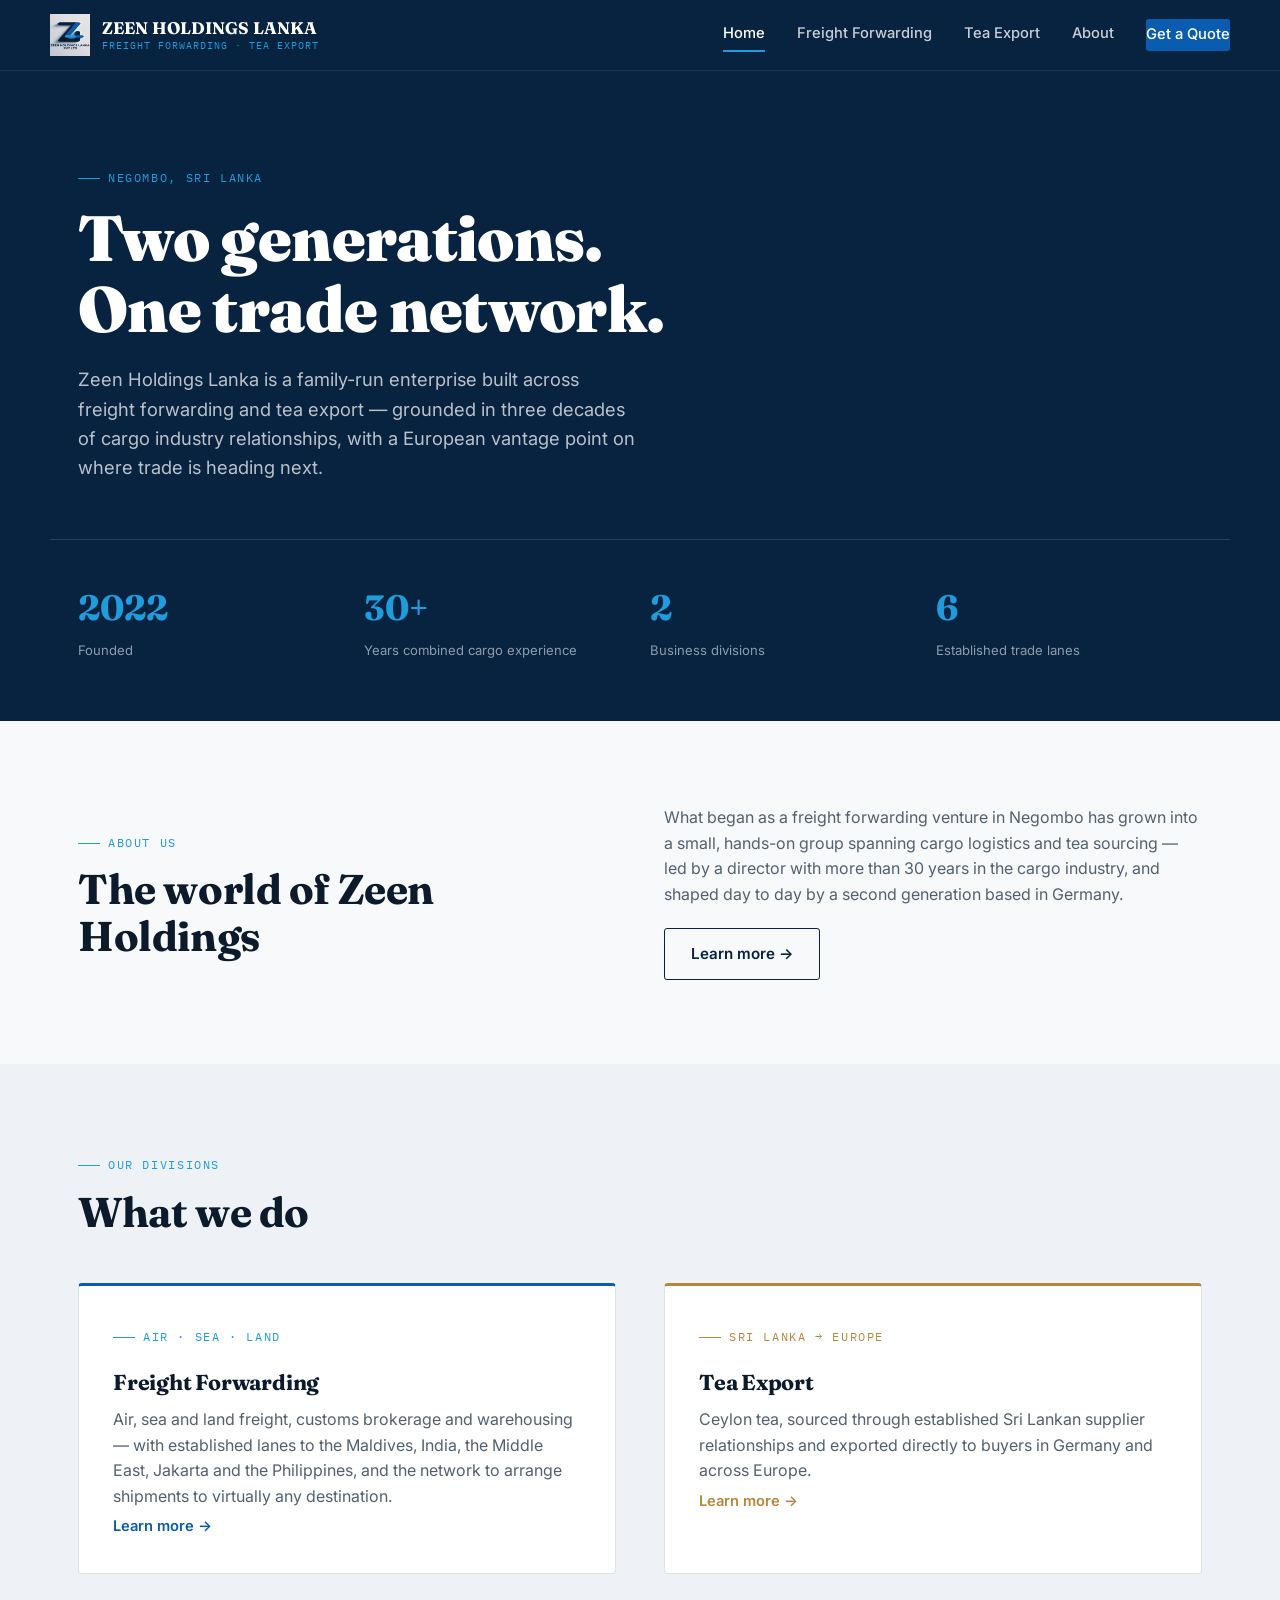
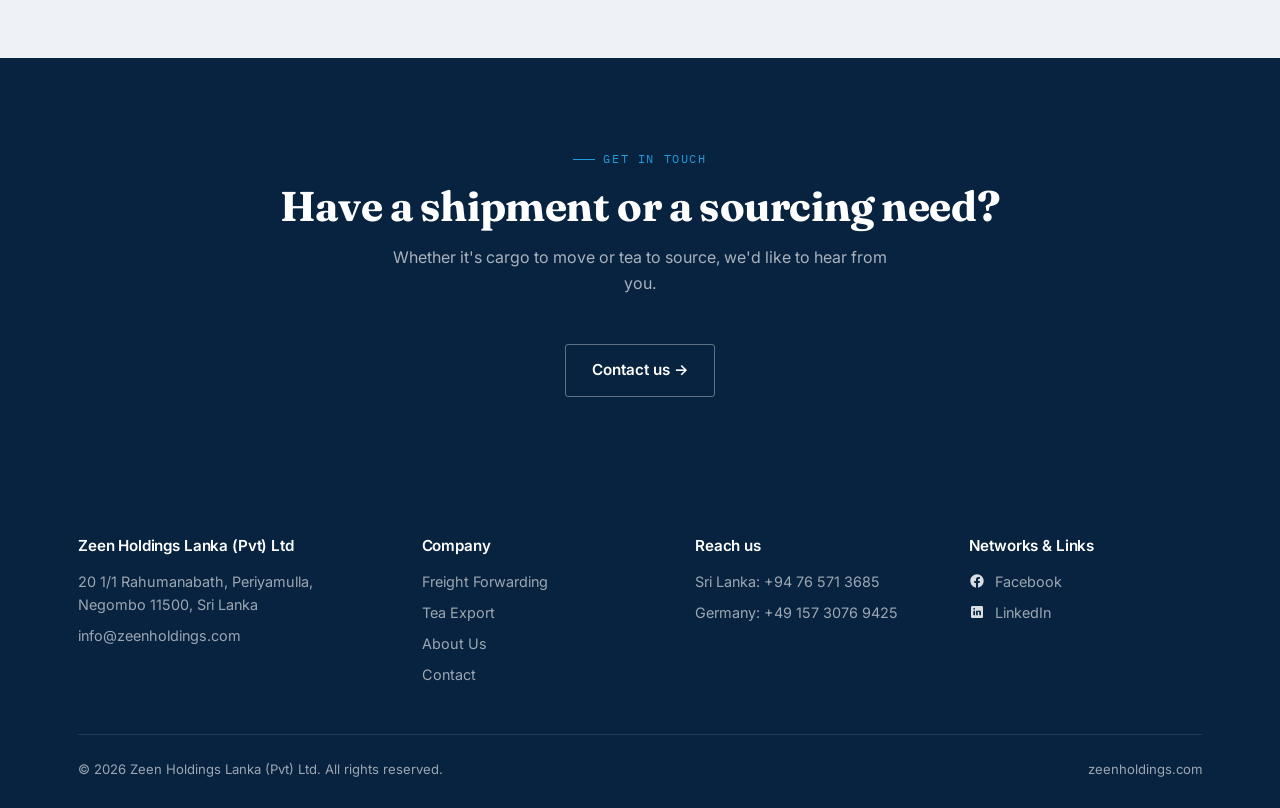
<file: index.html>
<!DOCTYPE html>
<html lang="en">
<head>
<meta charset="UTF-8">
<meta name="viewport" content="width=device-width, initial-scale=1.0">
<meta name="google-site-verification" content="156vTY90Lp35Buzos5YutGTBZJlojdCdBhtYxY1Vv-Y" />
<title>Zeen Holdings Lanka — Air &amp; Sea Freight Forwarding + Ceylon Tea Export</title>
<meta name="description" content="Zeen Holdings Lanka (Pvt) Ltd — air &amp; sea freight forwarding from Negombo, Sri Lanka worldwide, with established lanes to the Maldives, India, Middle East, Jakarta &amp; Philippines, plus Ceylon tea sourcing and export for European buyers.">
<link rel="icon" href="assets/logo.png">
<link rel="stylesheet" href="css/style.css">
</head>
<body>

<header class="site">
  <div class="wrap nav">
    <a href="index.html" class="brand">
      <img src="assets/logo-cropped.png" alt="Zeen Holdings Lanka logo">
      <span class="brand-text">ZEEN HOLDINGS LANKA<span>FREIGHT FORWARDING · TEA EXPORT</span></span>
    </a>
    <button class="menu-toggle" aria-label="Toggle menu" onclick="document.querySelector('nav.links').classList.toggle('open')">&#9776;</button>
    <nav class="links">
      <a href="index.html" class="active">Home</a>
      <a href="freight-forwarding.html">Freight Forwarding</a>
      <a href="tea-export.html">Tea Export</a>
      <a href="about.html">About</a>
      <a href="contact.html" class="nav-cta">Get a Quote</a>
    </nav>
  </div>
</header>

<section class="hero">
  <div class="wrap">
    <div class="eyebrow">Negombo, Sri Lanka</div>
    <h1>Two generations.<br>One trade network.</h1>
    <p class="lede">Zeen Holdings Lanka is a family-run enterprise built across freight forwarding and tea export — grounded in three decades of cargo industry relationships, with a European vantage point on where trade is heading next.</p>
  </div>

  <div class="wrap stats-bar reveal">
    <div class="stat">
      <div class="stat-num" data-count-to="2022">0</div>
      <div class="stat-label">Founded</div>
    </div>
    <div class="stat">
      <div class="stat-num" data-count-to="30" data-suffix="+">0</div>
      <div class="stat-label">Years combined cargo experience</div>
    </div>
    <div class="stat">
      <div class="stat-num" data-count-to="2">0</div>
      <div class="stat-label">Business divisions</div>
    </div>
    <div class="stat">
      <div class="stat-num" data-count-to="6">0</div>
      <div class="stat-label">Established trade lanes</div>
    </div>
  </div>
</section>

<section>
  <div class="wrap grid-2 reveal" style="align-items:center;">
    <div>
      <div class="eyebrow">About us</div>
      <h2>The world of Zeen Holdings</h2>
    </div>
    <div>
      <p>What began as a freight forwarding venture in Negombo has grown into a small, hands-on group spanning cargo logistics and tea sourcing — led by a director with more than 30 years in the cargo industry, and shaped day to day by a second generation based in Germany.</p>
      <a href="about.html" class="btn btn-dark mt-lg" style="margin-top:20px;">Learn more →</a>
    </div>
  </div>
</section>

<section class="section-alt">
  <div class="wrap">
    <div class="eyebrow">Our divisions</div>
    <h2>What we do</h2>

    <div class="grid-2 mt-lg reveal">
      <div class="division-card reveal">
        <div class="eyebrow">Air · Sea · Land</div>
        <h3>Freight Forwarding</h3>
        <p>Air, sea and land freight, customs brokerage and warehousing — with established lanes to the Maldives, India, the Middle East, Jakarta and the Philippines, and the network to arrange shipments to virtually any destination.</p>
        <a href="freight-forwarding.html" class="btn-link">Learn more →</a>
      </div>
      <div class="division-card reveal">
        <div class="eyebrow gold">Sri Lanka → Europe</div>
        <h3>Tea Export</h3>
        <p>Ceylon tea, sourced through established Sri Lankan supplier relationships and exported directly to buyers in Germany and across Europe.</p>
        <a href="tea-export.html" class="btn-link gold">Learn more →</a>
      </div>
    </div>
  </div>
</section>

<section class="section-navy">
  <div class="wrap center">
    <div class="eyebrow" style="justify-content:center;">Get in touch</div>
    <h2>Have a shipment or a sourcing need?</h2>
    <p style="max-width:520px;margin:16px auto 0;">Whether it's cargo to move or tea to source, we'd like to hear from you.</p>
    <a href="contact.html" class="btn btn-ghost mt-lg">Contact us →</a>
  </div>
</section>

<footer class="site">
  <div class="wrap">
    <div class="footer-grid">
      <div>
        <h4>Zeen Holdings Lanka (Pvt) Ltd</h4>
        <p>20 1/1 Rahumanabath, Periyamulla,<br>Negombo 11500, Sri Lanka</p>
        <p>info@zeenholdings.com</p>
      </div>
      <div>
        <h4>Company</h4>
        <a href="freight-forwarding.html">Freight Forwarding</a>
        <a href="tea-export.html">Tea Export</a>
        <a href="about.html">About Us</a>
        <a href="contact.html">Contact</a>
      </div>
      <div>
        <h4>Reach us</h4>
        <a href="https://wa.me/94765713685">Sri Lanka: +94 76 571 3685</a>
        <a href="https://wa.me/4915730769425">Germany: +49 157 3076 9425</a>
      </div>
      <div class="footer-social">
        <h4>Networks &amp; Links</h4>
        <a href="https://www.facebook.com/profile.php?id=61588667222241" target="_blank" rel="noopener">
          <svg width="16" height="16" viewBox="0 0 24 24" fill="none" xmlns="http://www.w3.org/2000/svg"><path d="M22 12.06C22 6.5 17.52 2 12 2S2 6.5 2 12.06C2 17.08 5.66 21.23 10.44 22V14.96H7.9V12.06H10.44V9.85C10.44 7.34 11.93 5.96 14.22 5.96C15.31 5.96 16.45 6.15 16.45 6.15V8.62H15.19C13.95 8.62 13.56 9.39 13.56 10.18V12.06H16.34L15.89 14.96H13.56V22C18.34 21.23 22 17.08 22 12.06Z" fill="#ffffff"/></svg>
          Facebook
        </a>
        <a href="https://www.linkedin.com/company/zeenholdings/" target="_blank" rel="noopener">
          <svg width="16" height="16" viewBox="0 0 24 24" fill="none" xmlns="http://www.w3.org/2000/svg"><path d="M19 3H5C3.9 3 3 3.9 3 5V19C3 20.1 3.9 21 5 21H19C20.1 21 21 20.1 21 19V5C21 3.9 20.1 3 19 3ZM9 17H6.5V10H9V17ZM7.7 8.7C6.9 8.7 6.3 8.1 6.3 7.3C6.3 6.5 6.9 5.9 7.7 5.9C8.5 5.9 9.1 6.5 9.1 7.3C9.1 8.1 8.5 8.7 7.7 8.7ZM18 17H15.5V13.2C15.5 12.2 15.1 11.6 14.3 11.6C13.5 11.6 13.1 12.2 13.1 13.2V17H10.6V10H13.1V11.1C13.4 10.5 14.1 9.9 15.2 9.9C16.9 9.9 18 11 18 13.1V17Z" fill="#ffffff"/></svg>
          LinkedIn
        </a>
      </div>
    </div>
    <div class="footer-bottom">
      <span>© 2026 Zeen Holdings Lanka (Pvt) Ltd. All rights reserved.</span>
      <span>zeenholdings.com</span>
    </div>
  </div>
</footer>

<script src="js/main.js"></script>
</body>
</html>
</file>
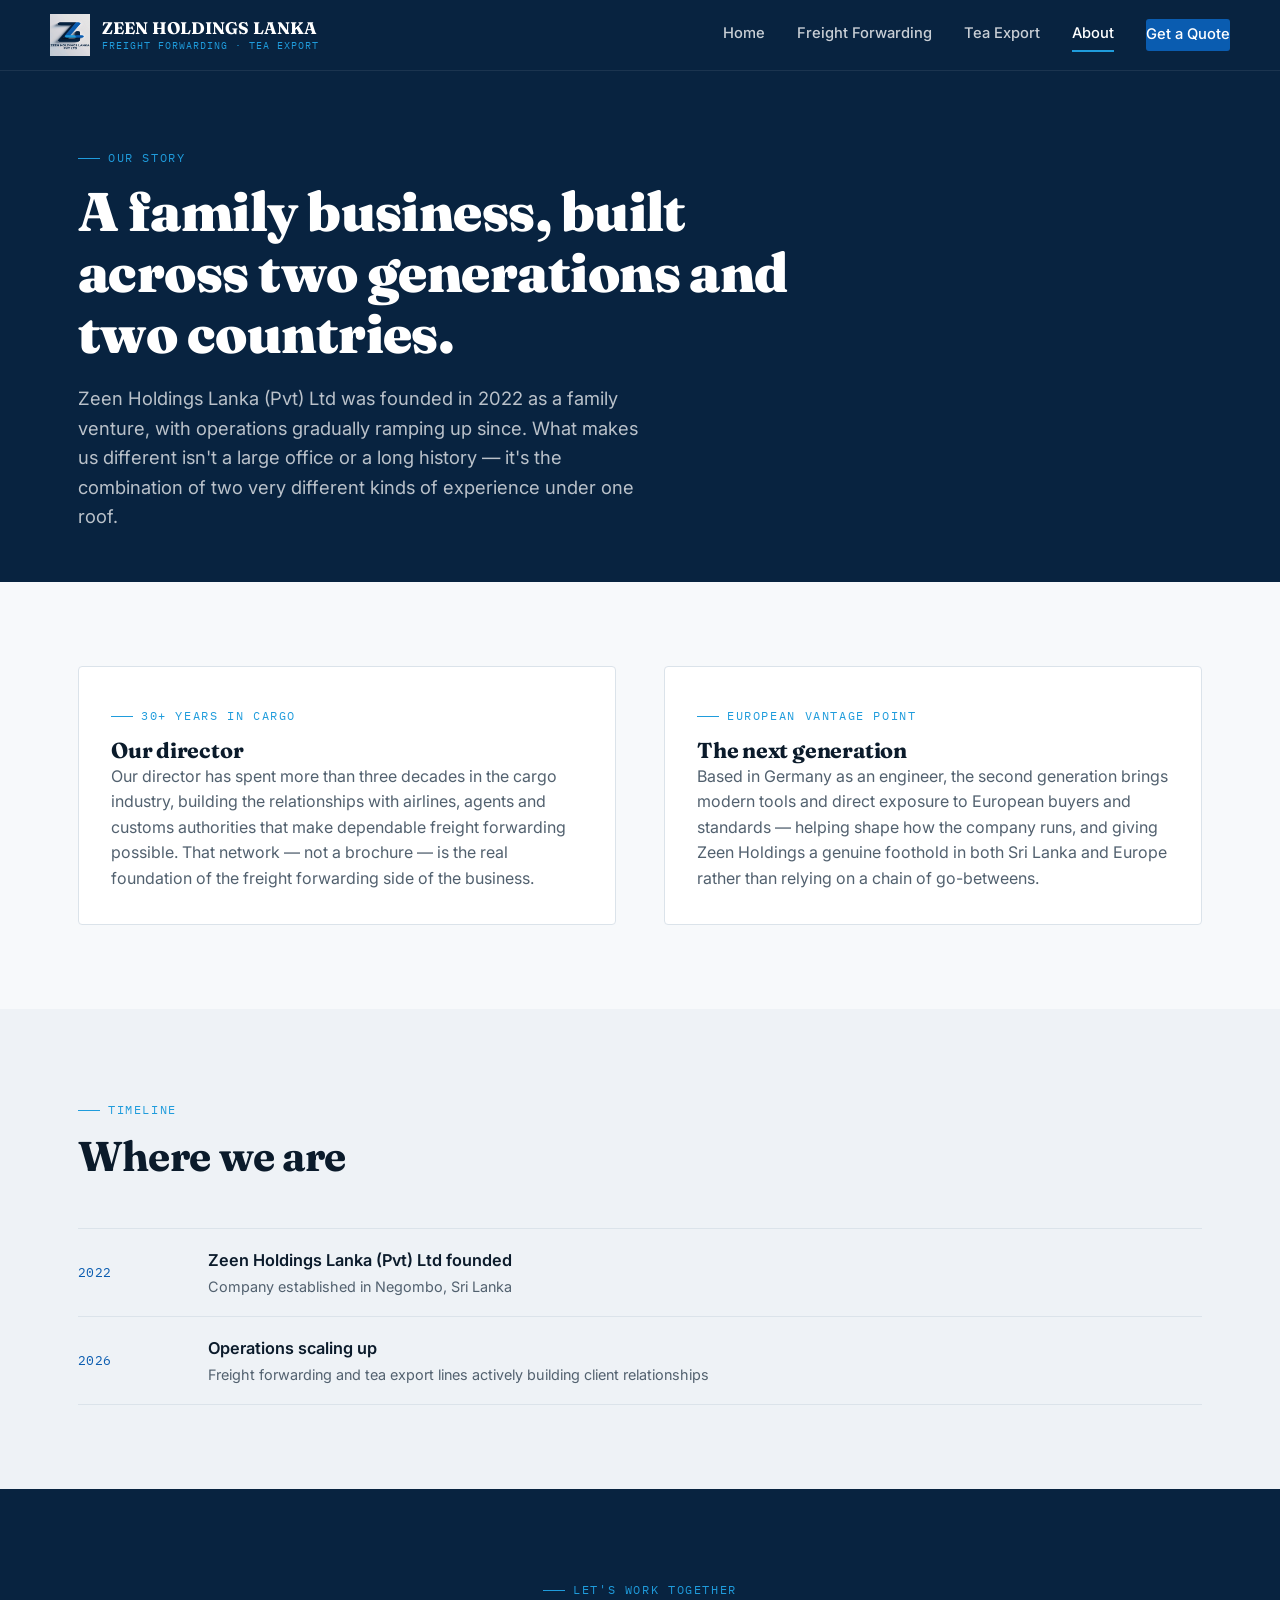
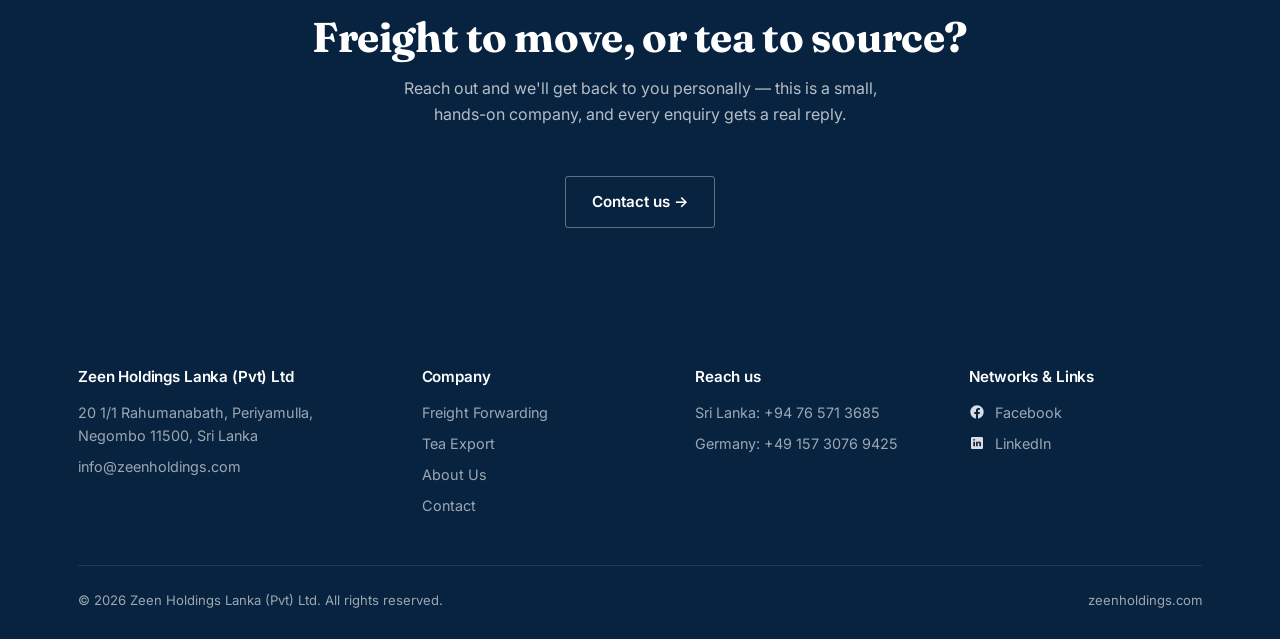
<file: about.html>
<!DOCTYPE html>
<html lang="en">
<head>
<meta charset="UTF-8">
<meta name="viewport" content="width=device-width, initial-scale=1.0">
<title>About Us — Zeen Holdings Lanka</title>
<meta name="description" content="A family-run freight forwarding and tea export company, combining 30 years of cargo industry experience with a Germany-based European vantage point.">
<link rel="icon" href="assets/logo.png">
<link rel="stylesheet" href="css/style.css">
</head>
<body>

<header class="site">
  <div class="wrap nav">
    <a href="index.html" class="brand">
      <img src="assets/logo-cropped.png" alt="Zeen Holdings Lanka logo">
      <span class="brand-text">ZEEN HOLDINGS LANKA<span>FREIGHT FORWARDING · TEA EXPORT</span></span>
    </a>
    <button class="menu-toggle" aria-label="Toggle menu" onclick="document.querySelector('nav.links').classList.toggle('open')">&#9776;</button>
    <nav class="links">
      <a href="index.html">Home</a>
      <a href="freight-forwarding.html">Freight Forwarding</a>
      <a href="tea-export.html">Tea Export</a>
      <a href="about.html" class="active">About</a>
      <a href="contact.html" class="nav-cta">Get a Quote</a>
    </nav>
  </div>
</header>

<section class="hero" style="padding:70px 0 50px;">
  <div class="wrap">
    <div class="eyebrow">Our story</div>
    <h1 style="font-size:clamp(2.2rem,4.4vw,3.4rem);">A family business, built across two generations and two countries.</h1>
    <p class="lede">Zeen Holdings Lanka (Pvt) Ltd was founded in 2022 as a family venture, with operations gradually ramping up since. What makes us different isn't a large office or a long history — it's the combination of two very different kinds of experience under one roof.</p>
  </div>
</section>

<section>
  <div class="wrap">
    <div class="grid-2 reveal">
      <div class="card">
        <div class="eyebrow">30+ years in cargo</div>
        <h3>Our director</h3>
        <p>Our director has spent more than three decades in the cargo industry, building the relationships with airlines, agents and customs authorities that make dependable freight forwarding possible. That network — not a brochure — is the real foundation of the freight forwarding side of the business.</p>
      </div>
      <div class="card">
        <div class="eyebrow">European vantage point</div>
        <h3>The next generation</h3>
        <p>Based in Germany as an engineer, the second generation brings modern tools and direct exposure to European buyers and standards — helping shape how the company runs, and giving Zeen Holdings a genuine foothold in both Sri Lanka and Europe rather than relying on a chain of go-betweens.</p>
      </div>
    </div>
  </div>
</section>

<section class="section-alt">
  <div class="wrap">
    <div class="eyebrow">Timeline</div>
    <h2>Where we are</h2>
    <div class="manifest mt-lg reveal">
      <div class="manifest-row">
        <div class="code">2022</div>
        <div>
          <div class="name">Zeen Holdings Lanka (Pvt) Ltd founded</div>
          <div class="detail">Company established in Negombo, Sri Lanka</div>
        </div>
        <div></div>
      </div>
      <div class="manifest-row">
        <div class="code">2026</div>
        <div>
          <div class="name">Operations scaling up</div>
          <div class="detail">Freight forwarding and tea export lines actively building client relationships</div>
        </div>
        <div></div>
      </div>
    </div>
  </div>
</section>

<section class="section-navy">
  <div class="wrap center">
    <div class="eyebrow" style="justify-content:center;">Let's work together</div>
    <h2>Freight to move, or tea to source?</h2>
    <p style="max-width:520px;margin:16px auto 0;color:rgba(255,255,255,0.7);">Reach out and we'll get back to you personally — this is a small, hands-on company, and every enquiry gets a real reply.</p>
    <a href="contact.html" class="btn btn-ghost mt-lg">Contact us →</a>
  </div>
</section>

<footer class="site">
  <div class="wrap">
    <div class="footer-grid">
      <div>
        <h4>Zeen Holdings Lanka (Pvt) Ltd</h4>
        <p>20 1/1 Rahumanabath, Periyamulla,<br>Negombo 11500, Sri Lanka</p>
        <p>info@zeenholdings.com</p>
      </div>
      <div>
        <h4>Company</h4>
        <a href="freight-forwarding.html">Freight Forwarding</a>
        <a href="tea-export.html">Tea Export</a>
        <a href="about.html">About Us</a>
        <a href="contact.html">Contact</a>
      </div>
      <div>
        <h4>Reach us</h4>
        <a href="https://wa.me/94765713685">Sri Lanka: +94 76 571 3685</a>
        <a href="https://wa.me/4915730769425">Germany: +49 157 3076 9425</a>
      </div>
      <div class="footer-social">
        <h4>Networks &amp; Links</h4>
        <a href="https://www.facebook.com/profile.php?id=61588667222241" target="_blank" rel="noopener">
          <svg width="16" height="16" viewBox="0 0 24 24" fill="none" xmlns="http://www.w3.org/2000/svg"><path d="M22 12.06C22 6.5 17.52 2 12 2S2 6.5 2 12.06C2 17.08 5.66 21.23 10.44 22V14.96H7.9V12.06H10.44V9.85C10.44 7.34 11.93 5.96 14.22 5.96C15.31 5.96 16.45 6.15 16.45 6.15V8.62H15.19C13.95 8.62 13.56 9.39 13.56 10.18V12.06H16.34L15.89 14.96H13.56V22C18.34 21.23 22 17.08 22 12.06Z" fill="#ffffff"/></svg>
          Facebook
        </a>
        <a href="https://www.linkedin.com/company/zeenholdings/" target="_blank" rel="noopener">
          <svg width="16" height="16" viewBox="0 0 24 24" fill="none" xmlns="http://www.w3.org/2000/svg"><path d="M19 3H5C3.9 3 3 3.9 3 5V19C3 20.1 3.9 21 5 21H19C20.1 21 21 20.1 21 19V5C21 3.9 20.1 3 19 3ZM9 17H6.5V10H9V17ZM7.7 8.7C6.9 8.7 6.3 8.1 6.3 7.3C6.3 6.5 6.9 5.9 7.7 5.9C8.5 5.9 9.1 6.5 9.1 7.3C9.1 8.1 8.5 8.7 7.7 8.7ZM18 17H15.5V13.2C15.5 12.2 15.1 11.6 14.3 11.6C13.5 11.6 13.1 12.2 13.1 13.2V17H10.6V10H13.1V11.1C13.4 10.5 14.1 9.9 15.2 9.9C16.9 9.9 18 11 18 13.1V17Z" fill="#ffffff"/></svg>
          LinkedIn
        </a>
      </div>
    </div>
    <div class="footer-bottom">
      <span>© 2026 Zeen Holdings Lanka (Pvt) Ltd. All rights reserved.</span>
      <span>zeenholdings.com</span>
    </div>
  </div>
</footer>

<script src="js/main.js"></script>
</body>
</html>
</file>
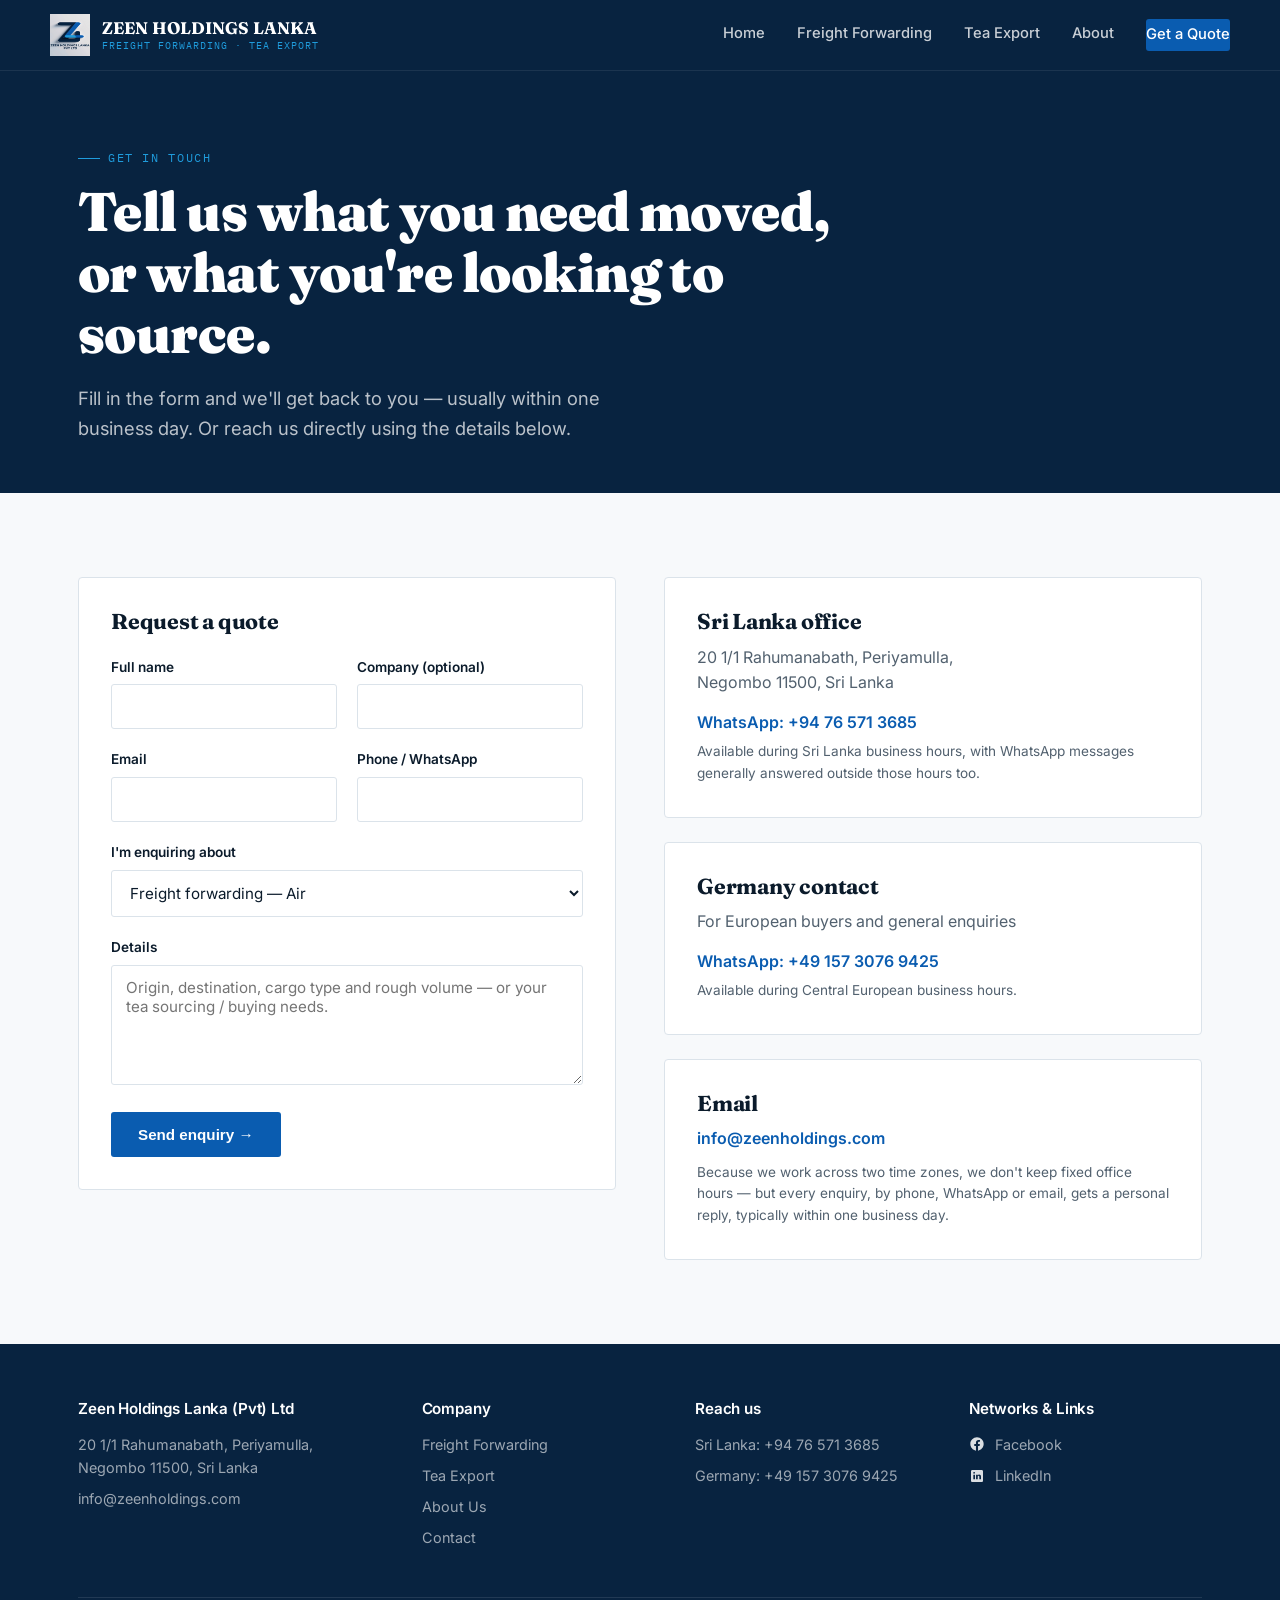
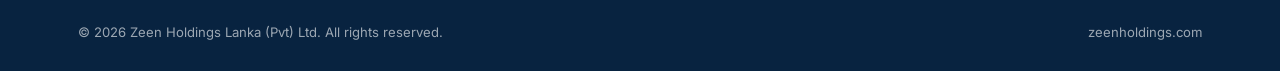
<file: contact.html>
<!DOCTYPE html>
<html lang="en">
<head>
<meta charset="UTF-8">
<meta name="viewport" content="width=device-width, initial-scale=1.0">
<title>Contact &amp; Get a Quote — Zeen Holdings Lanka</title>
<meta name="description" content="Get in touch with Zeen Holdings Lanka for freight forwarding quotes or tea export enquiries.">
<link rel="icon" href="assets/logo.png">
<link rel="stylesheet" href="css/style.css">
</head>
<body>

<header class="site">
  <div class="wrap nav">
    <a href="index.html" class="brand">
      <img src="assets/logo-cropped.png" alt="Zeen Holdings Lanka logo">
      <span class="brand-text">ZEEN HOLDINGS LANKA<span>FREIGHT FORWARDING · TEA EXPORT</span></span>
    </a>
    <button class="menu-toggle" aria-label="Toggle menu" onclick="document.querySelector('nav.links').classList.toggle('open')">&#9776;</button>
    <nav class="links">
      <a href="index.html">Home</a>
      <a href="freight-forwarding.html">Freight Forwarding</a>
      <a href="tea-export.html">Tea Export</a>
      <a href="about.html">About</a>
      <a href="contact.html" class="nav-cta active">Get a Quote</a>
    </nav>
  </div>
</header>

<section class="hero" style="padding:70px 0 50px;">
  <div class="wrap">
    <div class="eyebrow">Get in touch</div>
    <h1 style="font-size:clamp(2.2rem,4.4vw,3.4rem);">Tell us what you need moved, or what you're looking to source.</h1>
    <p class="lede">Fill in the form and we'll get back to you — usually within one business day. Or reach us directly using the details below.</p>
  </div>
</section>

<section>
  <div class="wrap grid-2 reveal">
    <div>
      <div class="card">
        <h3 style="margin-bottom:22px;">Request a quote</h3>

        <!-- Web3Forms is connected and delivering to zeenholdingslk@gmail.com -->
        <form action="https://api.web3forms.com/submit" method="POST">
          <input type="hidden" name="access_key" value="f317f981-ff9f-43c5-9770-7e694620292e">
          <input type="hidden" name="subject" id="subject" value="New enquiry from zeenholdings.com">

          <div class="form-row">
            <div class="form-group">
              <label for="name">Full name</label>
              <input type="text" id="name" name="name" required>
            </div>
            <div class="form-group">
              <label for="company">Company (optional)</label>
              <input type="text" id="company" name="company">
            </div>
          </div>

          <div class="form-row">
            <div class="form-group">
              <label for="email">Email</label>
              <input type="email" id="email" name="email" required>
            </div>
            <div class="form-group">
              <label for="phone">Phone / WhatsApp</label>
              <input type="tel" id="phone" name="phone">
            </div>
          </div>

          <div class="form-group">
            <label for="interest">I'm enquiring about</label>
            <select id="interest" name="interest">
              <option>Freight forwarding — Air</option>
              <option>Freight forwarding — Sea</option>
              <option>Freight forwarding — Import</option>
              <option>Tea export — I'm a buyer</option>
              <option>Tea export — I'm a supplier</option>
              <option>Something else</option>
            </select>
          </div>

          <div class="form-group">
            <label for="message">Details</label>
            <textarea id="message" name="message" placeholder="Origin, destination, cargo type and rough volume — or your tea sourcing / buying needs." required></textarea>
          </div>

          <button type="submit" class="btn btn-primary">Send enquiry →</button>
        </form>

        <script>
          document.querySelector('#name').closest('form').addEventListener('submit', function () {
            var interest = document.getElementById('interest').value;
            var category = 'General';
            if (interest.indexOf('Freight forwarding') === 0) {
              category = 'Freight';
            } else if (interest.indexOf('Tea export') === 0) {
              category = 'Tea';
            }
            document.getElementById('subject').value = 'New ' + category + ' enquiry — zeenholdings.com (' + interest + ')';
          });
        </script>
      </div>
    </div>

    <div>
      <div class="card" style="margin-bottom:24px;">
        <h3>Sri Lanka office</h3>
        <p style="margin-top:10px;">20 1/1 Rahumanabath, Periyamulla,<br>Negombo 11500, Sri Lanka</p>
        <p style="margin-top:14px;"><a href="https://wa.me/94765713685" style="color:var(--blue);font-weight:600;">WhatsApp: +94 76 571 3685</a></p>
        <p class="small" style="margin-top:6px;">Available during Sri Lanka business hours, with WhatsApp messages generally answered outside those hours too.</p>
      </div>

      <div class="card" style="margin-bottom:24px;">
        <h3>Germany contact</h3>
        <p style="margin-top:10px;">For European buyers and general enquiries</p>
        <p style="margin-top:14px;"><a href="https://wa.me/4915730769425" style="color:var(--blue);font-weight:600;">WhatsApp: +49 157 3076 9425</a></p>
        <p class="small" style="margin-top:6px;">Available during Central European business hours.</p>
      </div>

      <div class="card">
        <h3>Email</h3>
        <p style="margin-top:10px;"><a href="mailto:info@zeenholdings.com" style="color:var(--blue);font-weight:600;">info@zeenholdings.com</a></p>
        <p class="small" style="margin-top:10px;">Because we work across two time zones, we don't keep fixed office hours — but every enquiry, by phone, WhatsApp or email, gets a personal reply, typically within one business day.</p>
      </div>
    </div>
  </div>
</section>

<footer class="site">
  <div class="wrap">
    <div class="footer-grid">
      <div>
        <h4>Zeen Holdings Lanka (Pvt) Ltd</h4>
        <p>20 1/1 Rahumanabath, Periyamulla,<br>Negombo 11500, Sri Lanka</p>
        <p>info@zeenholdings.com</p>
      </div>
      <div>
        <h4>Company</h4>
        <a href="freight-forwarding.html">Freight Forwarding</a>
        <a href="tea-export.html">Tea Export</a>
        <a href="about.html">About Us</a>
        <a href="contact.html">Contact</a>
      </div>
      <div>
        <h4>Reach us</h4>
        <a href="https://wa.me/94765713685">Sri Lanka: +94 76 571 3685</a>
        <a href="https://wa.me/4915730769425">Germany: +49 157 3076 9425</a>
      </div>
      <div class="footer-social">
        <h4>Networks &amp; Links</h4>
        <a href="https://www.facebook.com/profile.php?id=61588667222241" target="_blank" rel="noopener">
          <svg width="16" height="16" viewBox="0 0 24 24" fill="none" xmlns="http://www.w3.org/2000/svg"><path d="M22 12.06C22 6.5 17.52 2 12 2S2 6.5 2 12.06C2 17.08 5.66 21.23 10.44 22V14.96H7.9V12.06H10.44V9.85C10.44 7.34 11.93 5.96 14.22 5.96C15.31 5.96 16.45 6.15 16.45 6.15V8.62H15.19C13.95 8.62 13.56 9.39 13.56 10.18V12.06H16.34L15.89 14.96H13.56V22C18.34 21.23 22 17.08 22 12.06Z" fill="#ffffff"/></svg>
          Facebook
        </a>
        <a href="https://www.linkedin.com/company/zeenholdings/" target="_blank" rel="noopener">
          <svg width="16" height="16" viewBox="0 0 24 24" fill="none" xmlns="http://www.w3.org/2000/svg"><path d="M19 3H5C3.9 3 3 3.9 3 5V19C3 20.1 3.9 21 5 21H19C20.1 21 21 20.1 21 19V5C21 3.9 20.1 3 19 3ZM9 17H6.5V10H9V17ZM7.7 8.7C6.9 8.7 6.3 8.1 6.3 7.3C6.3 6.5 6.9 5.9 7.7 5.9C8.5 5.9 9.1 6.5 9.1 7.3C9.1 8.1 8.5 8.7 7.7 8.7ZM18 17H15.5V13.2C15.5 12.2 15.1 11.6 14.3 11.6C13.5 11.6 13.1 12.2 13.1 13.2V17H10.6V10H13.1V11.1C13.4 10.5 14.1 9.9 15.2 9.9C16.9 9.9 18 11 18 13.1V17Z" fill="#ffffff"/></svg>
          LinkedIn
        </a>
      </div>
    </div>
    <div class="footer-bottom">
      <span>© 2026 Zeen Holdings Lanka (Pvt) Ltd. All rights reserved.</span>
      <span>zeenholdings.com</span>
    </div>
  </div>
</footer>

<script src="js/main.js"></script>
</body>
</html>
</file>
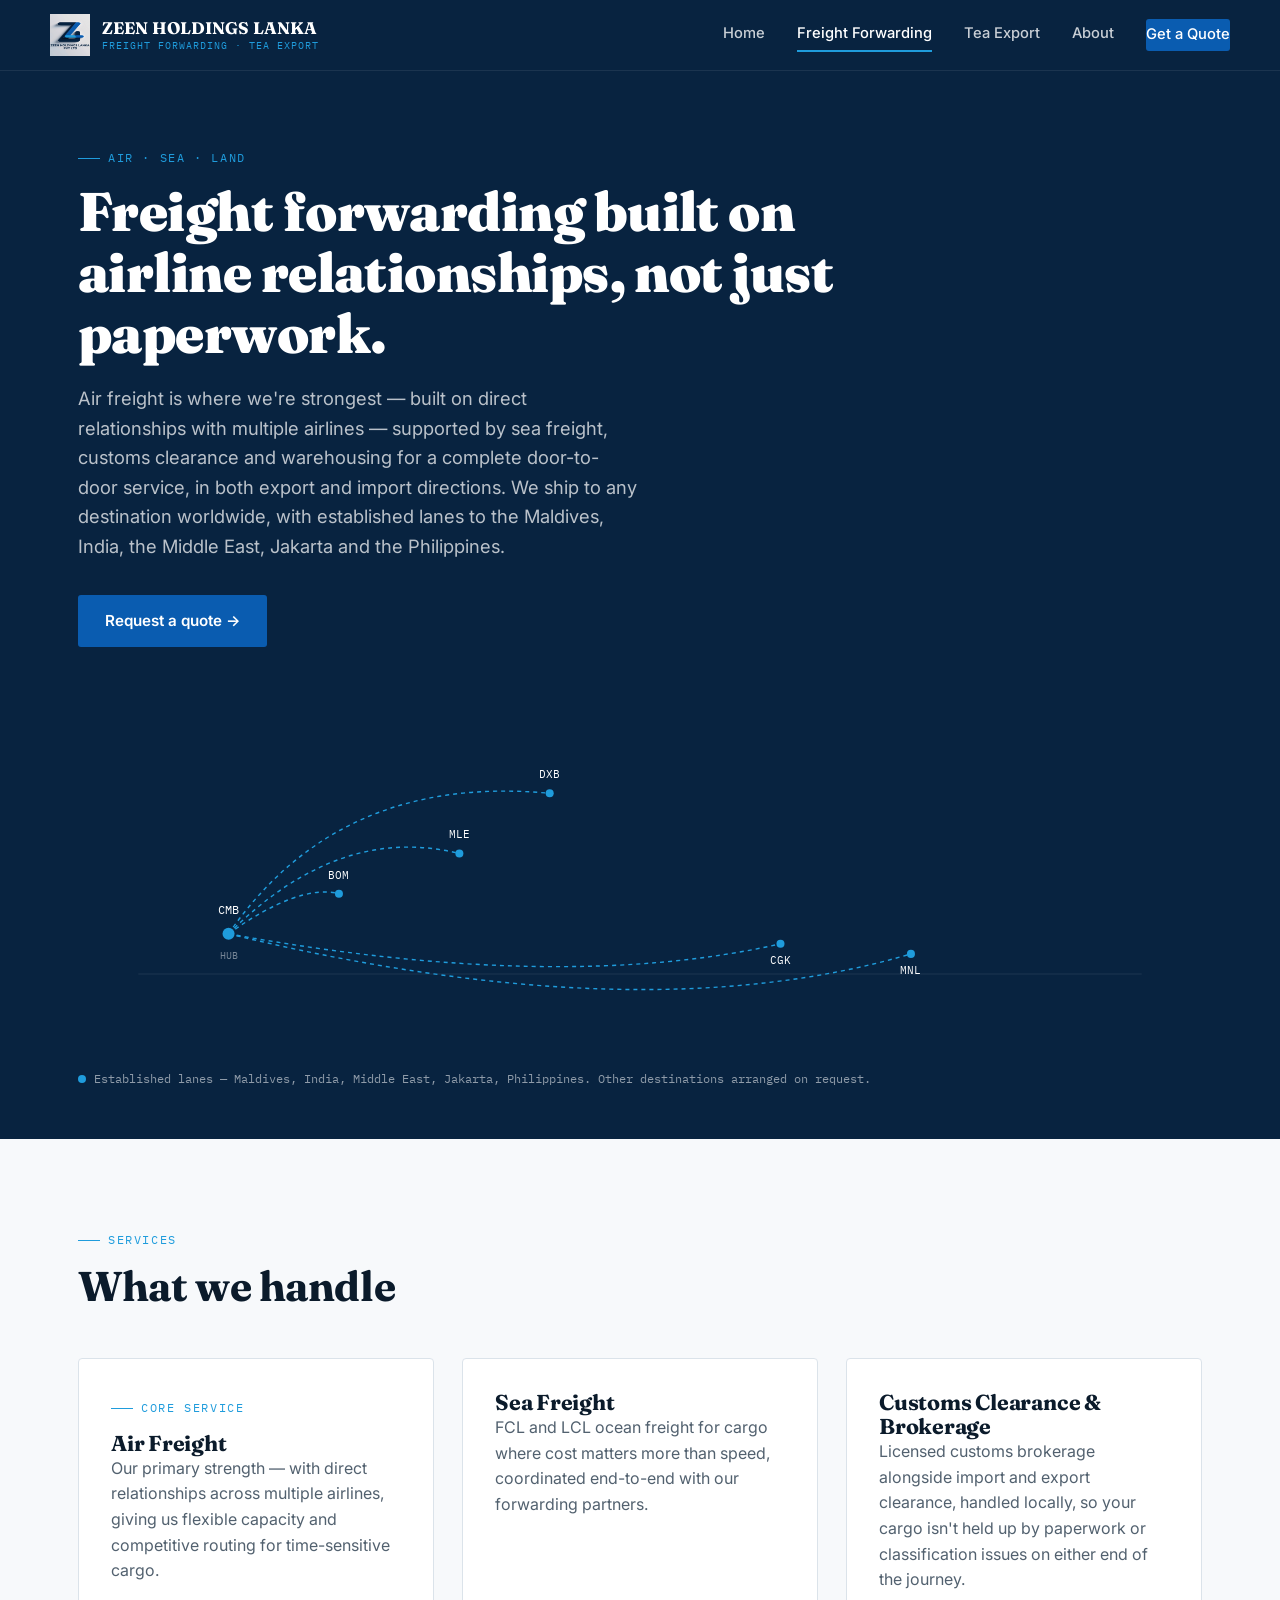
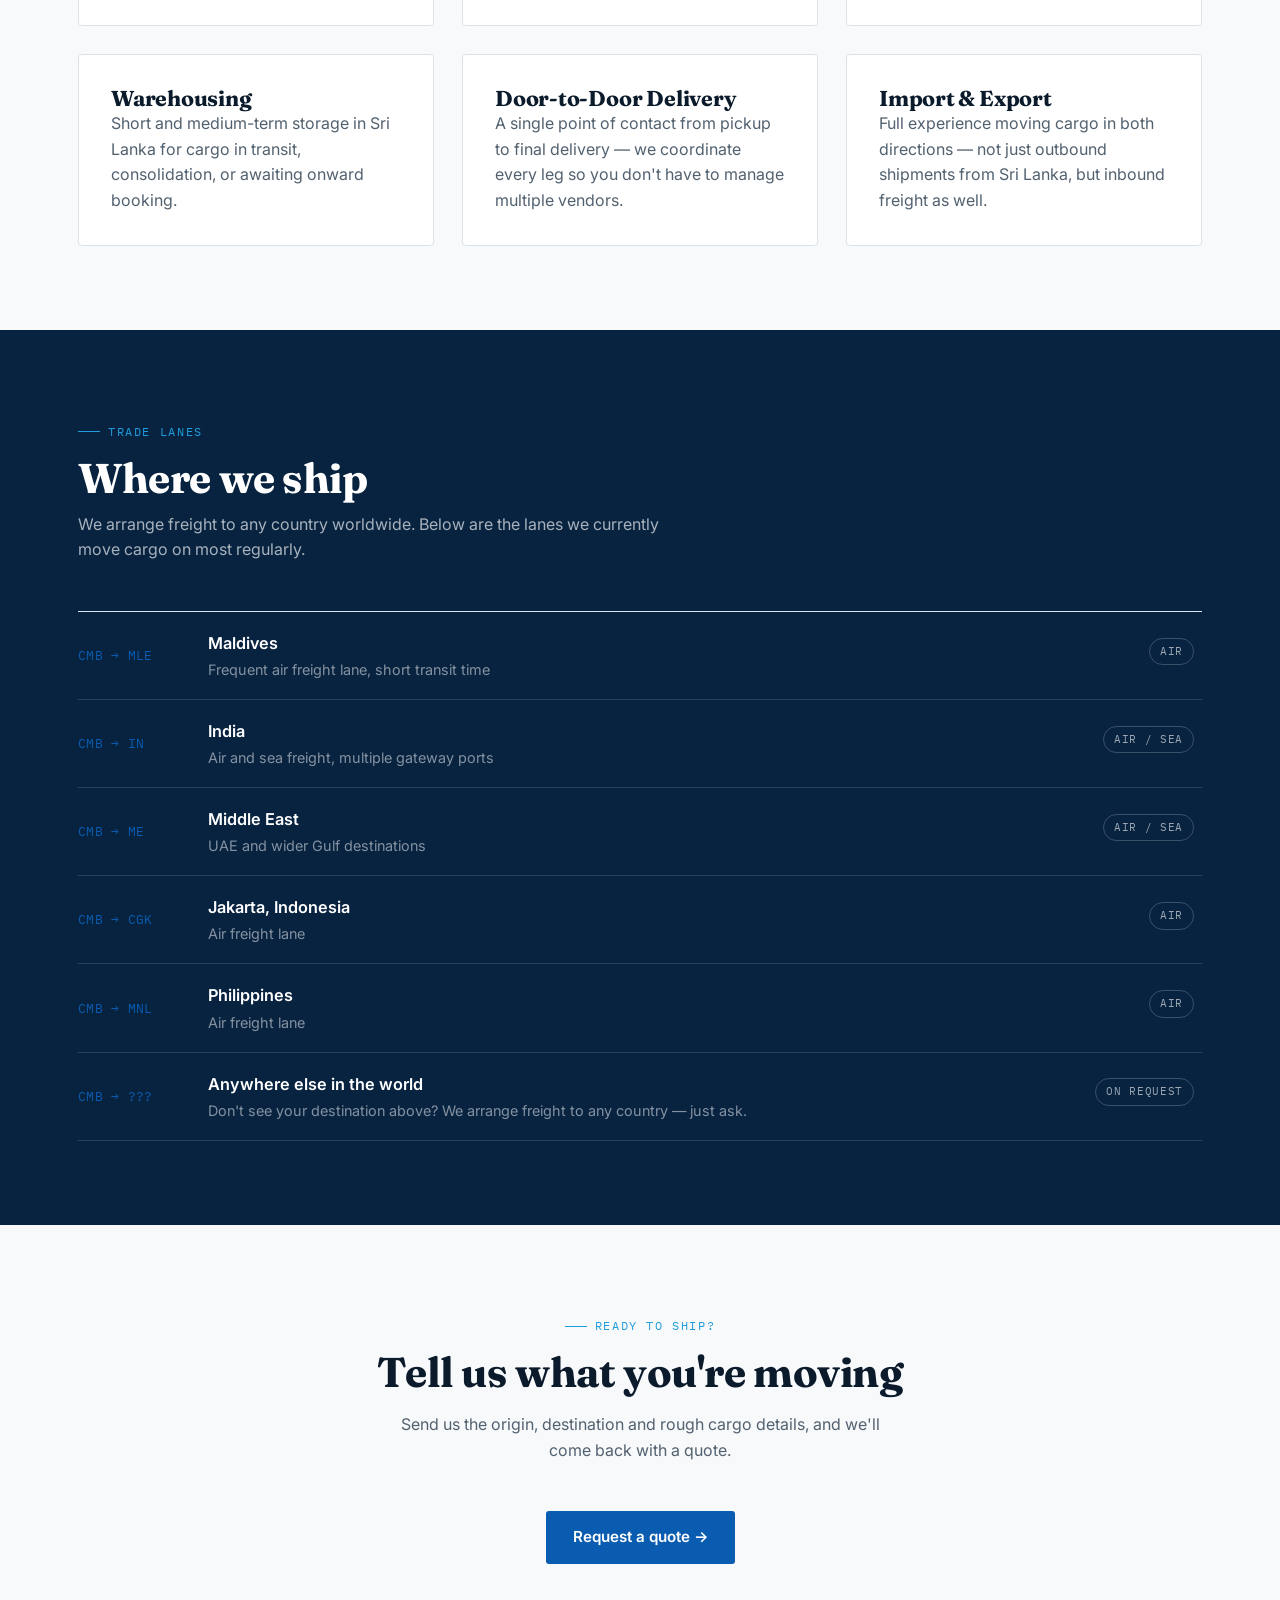
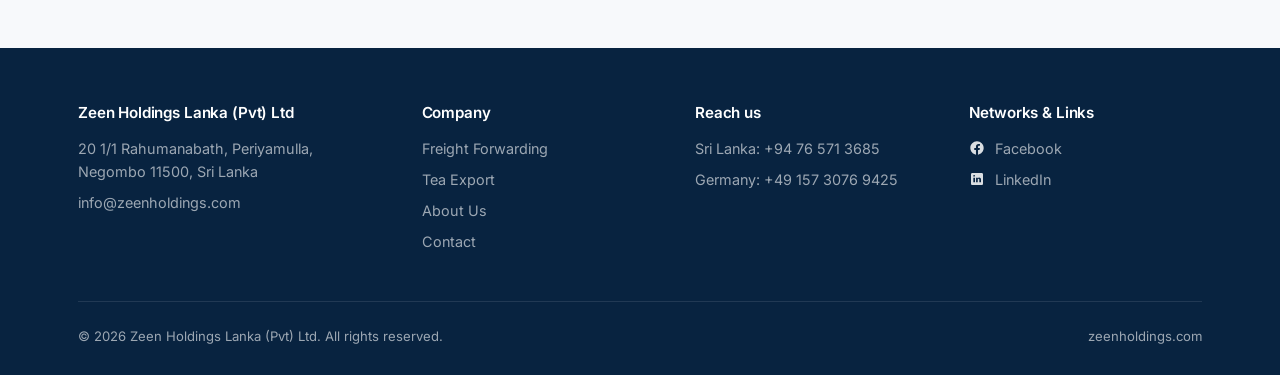
<file: freight-forwarding.html>
<!DOCTYPE html>
<html lang="en">
<head>
<meta charset="UTF-8">
<meta name="viewport" content="width=device-width, initial-scale=1.0">
<title>Freight Forwarding — Zeen Holdings Lanka</title>
<meta name="description" content="Air and sea freight forwarding to any destination worldwide, with established lanes to the Maldives, India, the Middle East, Jakarta and the Philippines. Customs clearance, warehousing and door-to-door delivery from Sri Lanka.">
<link rel="icon" href="assets/logo.png">
<link rel="stylesheet" href="css/style.css">
</head>
<body>

<header class="site">
  <div class="wrap nav">
    <a href="index.html" class="brand">
      <img src="assets/logo-cropped.png" alt="Zeen Holdings Lanka logo">
      <span class="brand-text">ZEEN HOLDINGS LANKA<span>FREIGHT FORWARDING · TEA EXPORT</span></span>
    </a>
    <button class="menu-toggle" aria-label="Toggle menu" onclick="document.querySelector('nav.links').classList.toggle('open')">&#9776;</button>
    <nav class="links">
      <a href="index.html">Home</a>
      <a href="freight-forwarding.html" class="active">Freight Forwarding</a>
      <a href="tea-export.html">Tea Export</a>
      <a href="about.html">About</a>
      <a href="contact.html" class="nav-cta">Get a Quote</a>
    </nav>
  </div>
</header>

<section class="hero" style="padding:70px 0 50px;">
  <div class="wrap">
    <div class="eyebrow">Air · Sea · Land</div>
    <h1 style="font-size:clamp(2.2rem,4.4vw,3.4rem);">Freight forwarding built on airline relationships, not just paperwork.</h1>
    <p class="lede">Air freight is where we're strongest — built on direct relationships with multiple airlines — supported by sea freight, customs clearance and warehousing for a complete door-to-door service, in both export and import directions. We ship to any destination worldwide, with established lanes to the Maldives, India, the Middle East, Jakarta and the Philippines.</p>
    <div class="hero-cta">
      <a href="contact.html" class="btn btn-primary">Request a quote →</a>
    </div>

    <div class="route-map">
      <svg viewBox="0 0 1120 340" xmlns="http://www.w3.org/2000/svg">
        <line x1="60" y1="270" x2="1060" y2="270" stroke="rgba(255,255,255,0.08)" stroke-width="1"/>
        <circle cx="150" cy="230" r="6" fill="#1f9cdc"/>
        <text x="150" y="210" fill="#ffffff" font-family="IBM Plex Mono" font-size="12" text-anchor="middle">CMB</text>
        <text x="150" y="255" fill="rgba(255,255,255,0.45)" font-family="IBM Plex Mono" font-size="10" text-anchor="middle">HUB</text>

        <path d="M150,230 Q 260,120 380,150" fill="none" stroke="#1f9cdc" stroke-width="1.4" stroke-dasharray="4 4"/>
        <circle cx="380" cy="150" r="4" fill="#1f9cdc"/>
        <text x="380" y="135" fill="#ffffff" font-family="IBM Plex Mono" font-size="11" text-anchor="middle">MLE</text>

        <path d="M150,230 Q 220,180 260,190" fill="none" stroke="#1f9cdc" stroke-width="1.4" stroke-dasharray="4 4"/>
        <circle cx="260" cy="190" r="4" fill="#1f9cdc"/>
        <text x="260" y="175" fill="#ffffff" font-family="IBM Plex Mono" font-size="11" text-anchor="middle">BOM</text>

        <path d="M150,230 Q 260,70 470,90" fill="none" stroke="#1f9cdc" stroke-width="1.4" stroke-dasharray="4 4"/>
        <circle cx="470" cy="90" r="4" fill="#1f9cdc"/>
        <text x="470" y="75" fill="#ffffff" font-family="IBM Plex Mono" font-size="11" text-anchor="middle">DXB</text>

        <path d="M150,230 Q 480,290 700,240" fill="none" stroke="#1f9cdc" stroke-width="1.4" stroke-dasharray="4 4"/>
        <circle cx="700" cy="240" r="4" fill="#1f9cdc"/>
        <text x="700" y="260" fill="#ffffff" font-family="IBM Plex Mono" font-size="11" text-anchor="middle">CGK</text>

        <path d="M150,230 Q 560,330 830,250" fill="none" stroke="#1f9cdc" stroke-width="1.4" stroke-dasharray="4 4"/>
        <circle cx="830" cy="250" r="4" fill="#1f9cdc"/>
        <text x="830" y="270" fill="#ffffff" font-family="IBM Plex Mono" font-size="11" text-anchor="middle">MNL</text>
      </svg>
      <div class="route-legend">
        <span><i></i> Established lanes — Maldives, India, Middle East, Jakarta, Philippines. Other destinations arranged on request.</span>
      </div>
    </div>
  </div>
</section>

<section>
  <div class="wrap">
    <div class="eyebrow">Services</div>
    <h2>What we handle</h2>

    <div class="grid-3 mt-lg reveal">
      <div class="card">
        <div class="eyebrow">Core service</div>
        <h3>Air Freight</h3>
        <p>Our primary strength — with direct relationships across multiple airlines, giving us flexible capacity and competitive routing for time-sensitive cargo.</p>
      </div>
      <div class="card">
        <h3>Sea Freight</h3>
        <p>FCL and LCL ocean freight for cargo where cost matters more than speed, coordinated end-to-end with our forwarding partners.</p>
      </div>
      <div class="card">
        <h3>Customs Clearance &amp; Brokerage</h3>
        <p>Licensed customs brokerage alongside import and export clearance, handled locally, so your cargo isn't held up by paperwork or classification issues on either end of the journey.</p>
      </div>
      <div class="card">
        <h3>Warehousing</h3>
        <p>Short and medium-term storage in Sri Lanka for cargo in transit, consolidation, or awaiting onward booking.</p>
      </div>
      <div class="card">
        <h3>Door-to-Door Delivery</h3>
        <p>A single point of contact from pickup to final delivery — we coordinate every leg so you don't have to manage multiple vendors.</p>
      </div>
      <div class="card">
        <h3>Import &amp; Export</h3>
        <p>Full experience moving cargo in both directions — not just outbound shipments from Sri Lanka, but inbound freight as well.</p>
      </div>
    </div>
  </div>
</section>

<section class="section-navy">
  <div class="wrap">
    <div class="eyebrow">Trade lanes</div>
    <h2>Where we ship</h2>
    <p style="max-width:600px;margin-top:10px;">We arrange freight to any country worldwide. Below are the lanes we currently move cargo on most regularly.</p>

    <div class="manifest mt-lg reveal">
      <div class="manifest-row">
        <div class="code">CMB → MLE</div>
        <div>
          <div class="name">Maldives</div>
          <div class="detail" style="color:rgba(255,255,255,0.5);">Frequent air freight lane, short transit time</div>
        </div>
        <div class="tag" style="border-color:rgba(255,255,255,0.2);color:rgba(255,255,255,0.6);">Air</div>
      </div>
      <div class="manifest-row">
        <div class="code">CMB → IN</div>
        <div>
          <div class="name">India</div>
          <div class="detail" style="color:rgba(255,255,255,0.5);">Air and sea freight, multiple gateway ports</div>
        </div>
        <div class="tag" style="border-color:rgba(255,255,255,0.2);color:rgba(255,255,255,0.6);">Air / Sea</div>
      </div>
      <div class="manifest-row">
        <div class="code">CMB → ME</div>
        <div>
          <div class="name">Middle East</div>
          <div class="detail" style="color:rgba(255,255,255,0.5);">UAE and wider Gulf destinations</div>
        </div>
        <div class="tag" style="border-color:rgba(255,255,255,0.2);color:rgba(255,255,255,0.6);">Air / Sea</div>
      </div>
      <div class="manifest-row">
        <div class="code">CMB → CGK</div>
        <div>
          <div class="name">Jakarta, Indonesia</div>
          <div class="detail" style="color:rgba(255,255,255,0.5);">Air freight lane</div>
        </div>
        <div class="tag" style="border-color:rgba(255,255,255,0.2);color:rgba(255,255,255,0.6);">Air</div>
      </div>
      <div class="manifest-row">
        <div class="code">CMB → MNL</div>
        <div>
          <div class="name">Philippines</div>
          <div class="detail" style="color:rgba(255,255,255,0.5);">Air freight lane</div>
        </div>
        <div class="tag" style="border-color:rgba(255,255,255,0.2);color:rgba(255,255,255,0.6);">Air</div>
      </div>
      <div class="manifest-row">
        <div class="code">CMB → ???</div>
        <div>
          <div class="name">Anywhere else in the world</div>
          <div class="detail" style="color:rgba(255,255,255,0.5);">Don't see your destination above? We arrange freight to any country — just ask.</div>
        </div>
        <div class="tag" style="border-color:rgba(255,255,255,0.2);color:rgba(255,255,255,0.6);">On request</div>
      </div>
    </div>
  </div>
</section>

<section>
  <div class="wrap center">
    <div class="eyebrow" style="justify-content:center;">Ready to ship?</div>
    <h2>Tell us what you're moving</h2>
    <p style="max-width:520px;margin:16px auto 0;">Send us the origin, destination and rough cargo details, and we'll come back with a quote.</p>
    <a href="contact.html" class="btn btn-primary mt-lg">Request a quote →</a>
  </div>
</section>

<footer class="site">
  <div class="wrap">
    <div class="footer-grid">
      <div>
        <h4>Zeen Holdings Lanka (Pvt) Ltd</h4>
        <p>20 1/1 Rahumanabath, Periyamulla,<br>Negombo 11500, Sri Lanka</p>
        <p>info@zeenholdings.com</p>
      </div>
      <div>
        <h4>Company</h4>
        <a href="freight-forwarding.html">Freight Forwarding</a>
        <a href="tea-export.html">Tea Export</a>
        <a href="about.html">About Us</a>
        <a href="contact.html">Contact</a>
      </div>
      <div>
        <h4>Reach us</h4>
        <a href="https://wa.me/94765713685">Sri Lanka: +94 76 571 3685</a>
        <a href="https://wa.me/4915730769425">Germany: +49 157 3076 9425</a>
      </div>
      <div class="footer-social">
        <h4>Networks &amp; Links</h4>
        <a href="https://www.facebook.com/profile.php?id=61588667222241" target="_blank" rel="noopener">
          <svg width="16" height="16" viewBox="0 0 24 24" fill="none" xmlns="http://www.w3.org/2000/svg"><path d="M22 12.06C22 6.5 17.52 2 12 2S2 6.5 2 12.06C2 17.08 5.66 21.23 10.44 22V14.96H7.9V12.06H10.44V9.85C10.44 7.34 11.93 5.96 14.22 5.96C15.31 5.96 16.45 6.15 16.45 6.15V8.62H15.19C13.95 8.62 13.56 9.39 13.56 10.18V12.06H16.34L15.89 14.96H13.56V22C18.34 21.23 22 17.08 22 12.06Z" fill="#ffffff"/></svg>
          Facebook
        </a>
        <a href="https://www.linkedin.com/company/zeenholdings/" target="_blank" rel="noopener">
          <svg width="16" height="16" viewBox="0 0 24 24" fill="none" xmlns="http://www.w3.org/2000/svg"><path d="M19 3H5C3.9 3 3 3.9 3 5V19C3 20.1 3.9 21 5 21H19C20.1 21 21 20.1 21 19V5C21 3.9 20.1 3 19 3ZM9 17H6.5V10H9V17ZM7.7 8.7C6.9 8.7 6.3 8.1 6.3 7.3C6.3 6.5 6.9 5.9 7.7 5.9C8.5 5.9 9.1 6.5 9.1 7.3C9.1 8.1 8.5 8.7 7.7 8.7ZM18 17H15.5V13.2C15.5 12.2 15.1 11.6 14.3 11.6C13.5 11.6 13.1 12.2 13.1 13.2V17H10.6V10H13.1V11.1C13.4 10.5 14.1 9.9 15.2 9.9C16.9 9.9 18 11 18 13.1V17Z" fill="#ffffff"/></svg>
          LinkedIn
        </a>
      </div>
    </div>
    <div class="footer-bottom">
      <span>© 2026 Zeen Holdings Lanka (Pvt) Ltd. All rights reserved.</span>
      <span>zeenholdings.com</span>
    </div>
  </div>
</footer>

<script src="js/main.js"></script>
</body>
</html>
</file>
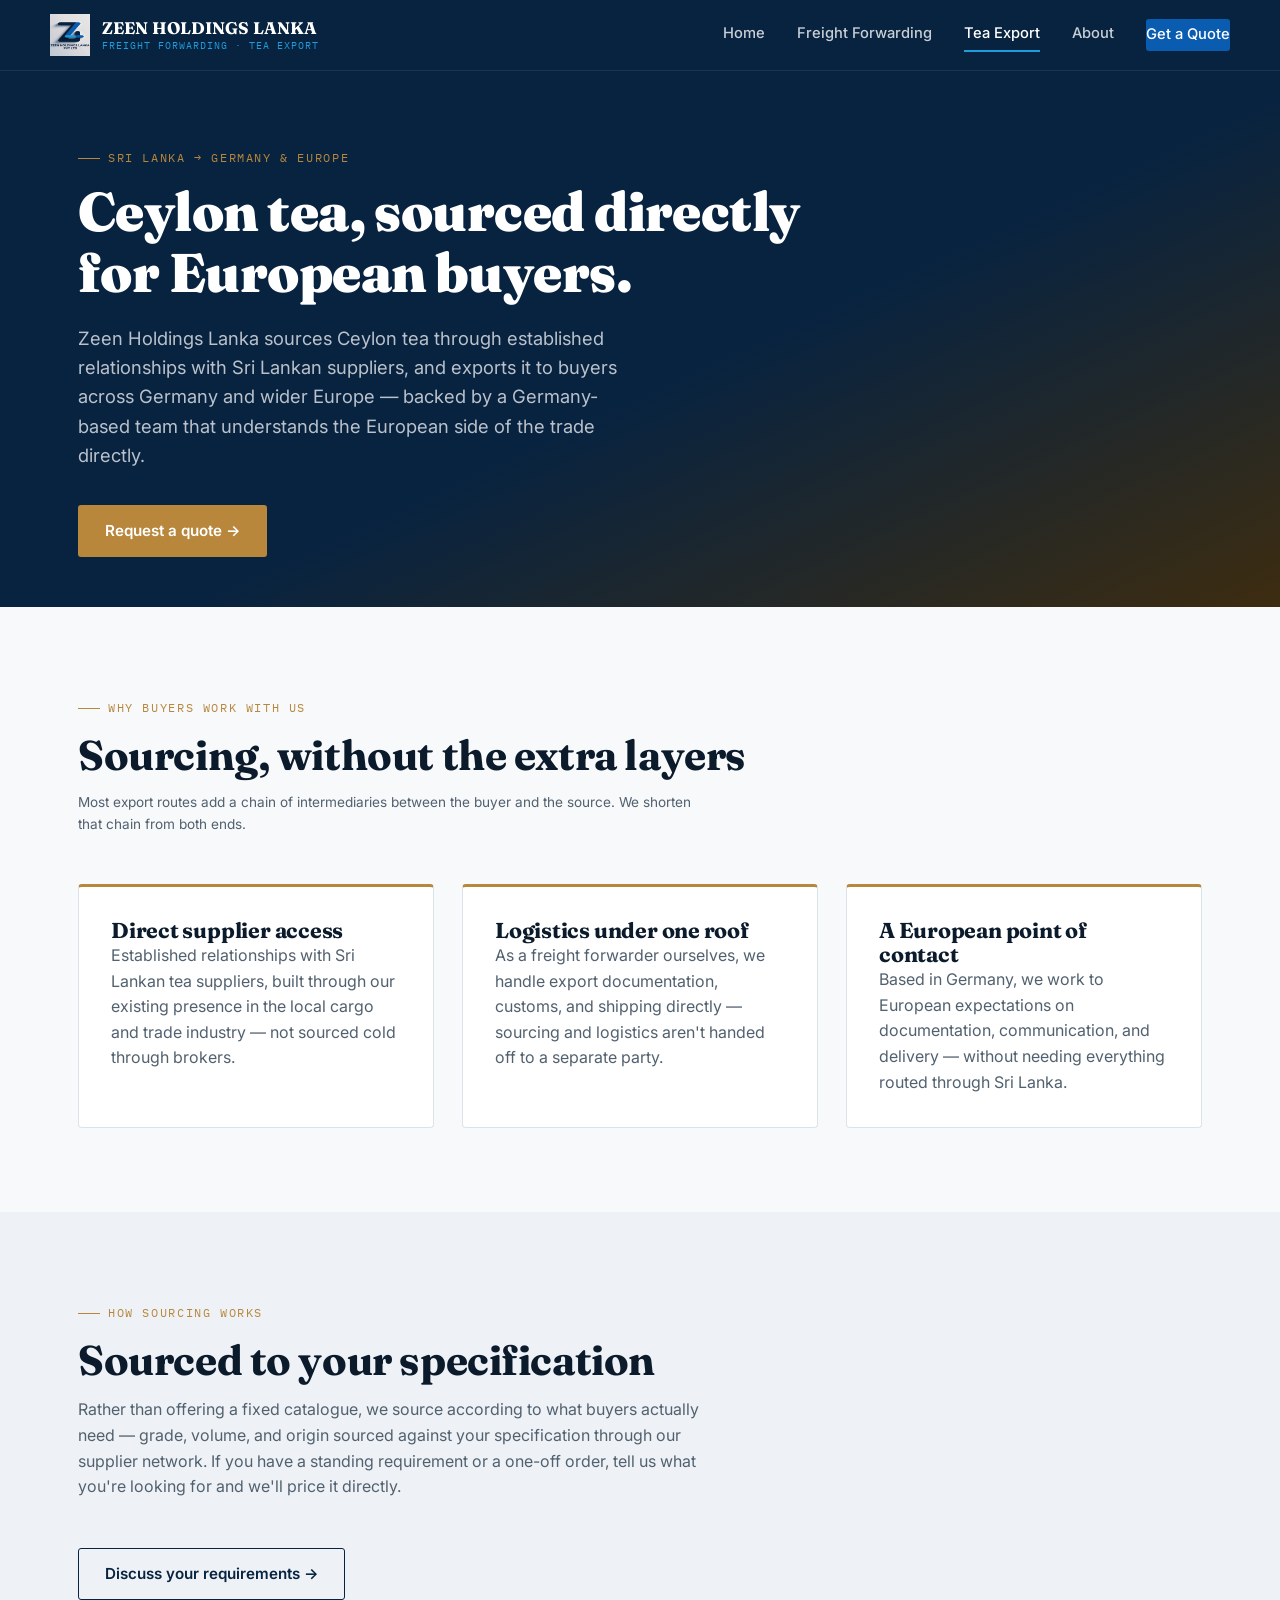
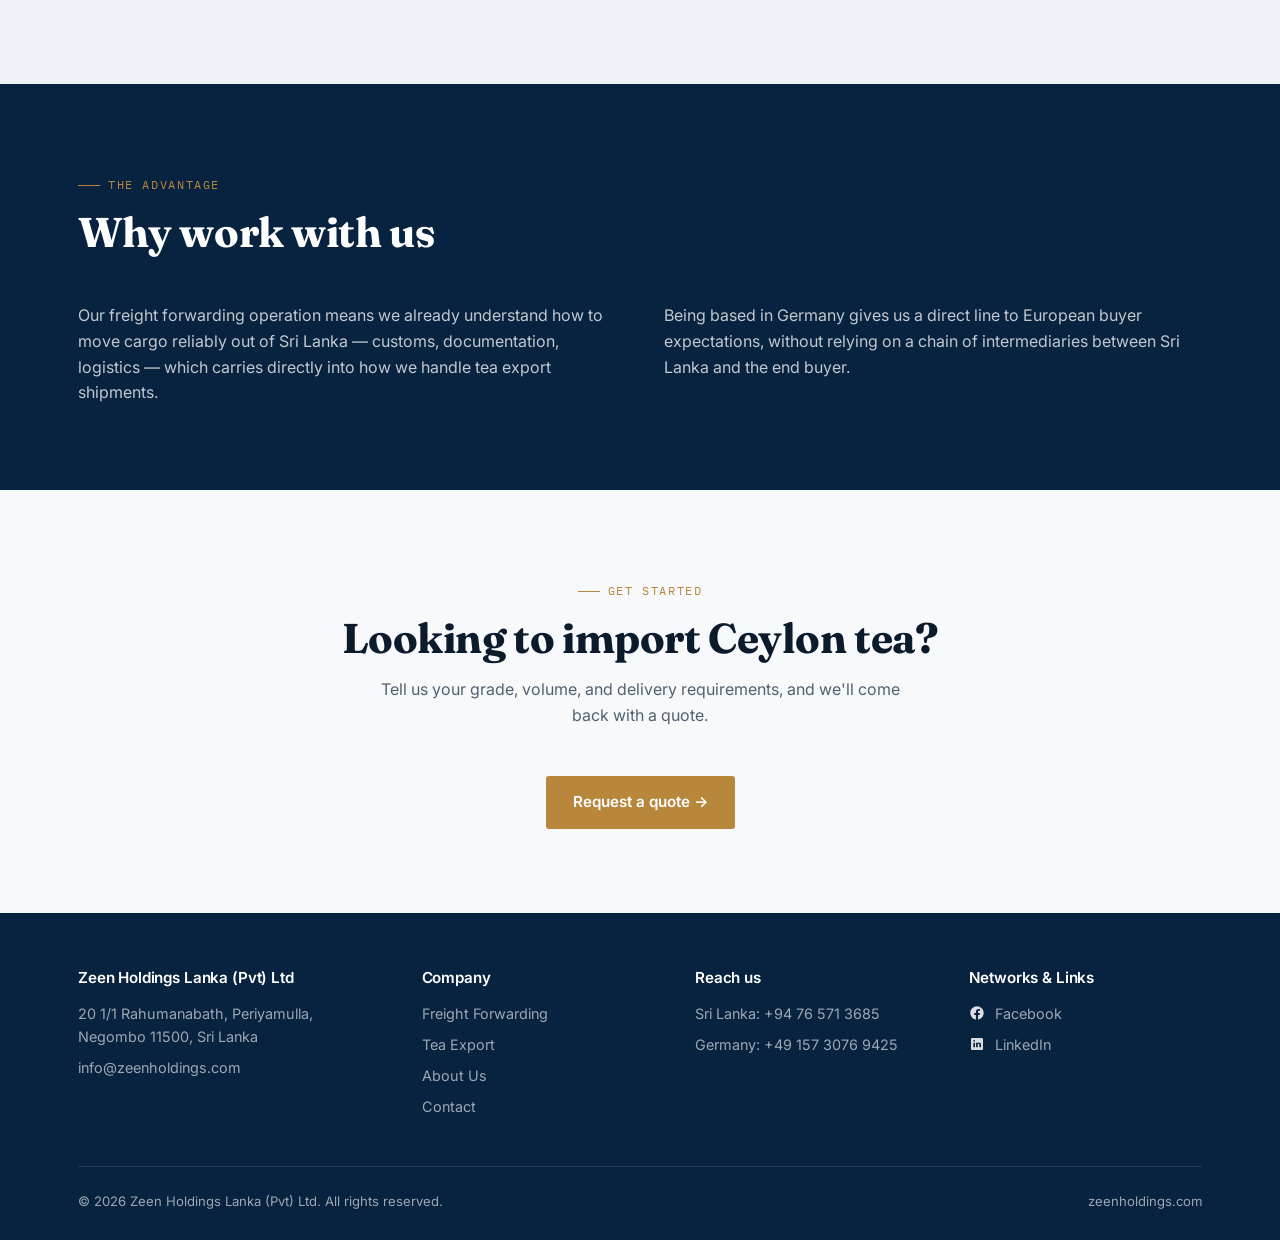
<file: tea-export.html>
<!DOCTYPE html>
<html lang="en">
<head>
<meta charset="UTF-8">
<meta name="viewport" content="width=device-width, initial-scale=1.0">
<title>Tea Export — Zeen Holdings Lanka</title>
<meta name="description" content="Zeen Holdings Lanka sources Ceylon tea through established Sri Lankan supplier relationships and exports directly to buyers in Germany and across Europe.">
<link rel="icon" href="assets/logo.png">
<link rel="stylesheet" href="css/style.css">
</head>
<body>

<header class="site">
  <div class="wrap nav">
    <a href="index.html" class="brand">
      <img src="assets/logo-cropped.png" alt="Zeen Holdings Lanka logo">
      <span class="brand-text">ZEEN HOLDINGS LANKA<span>FREIGHT FORWARDING · TEA EXPORT</span></span>
    </a>
    <button class="menu-toggle" aria-label="Toggle menu" onclick="document.querySelector('nav.links').classList.toggle('open')">&#9776;</button>
    <nav class="links">
      <a href="index.html">Home</a>
      <a href="freight-forwarding.html">Freight Forwarding</a>
      <a href="tea-export.html" class="active">Tea Export</a>
      <a href="about.html">About</a>
      <a href="contact.html" class="nav-cta">Get a Quote</a>
    </nav>
  </div>
</header>

<section class="hero" style="padding:70px 0 50px; background:linear-gradient(155deg, var(--navy) 55%, #3d2c10);">
  <div class="wrap">
    <div class="eyebrow gold">Sri Lanka → Germany &amp; Europe</div>
    <h1 style="font-size:clamp(2.2rem,4.4vw,3.4rem);">Ceylon tea, sourced directly for European buyers.</h1>
    <p class="lede">Zeen Holdings Lanka sources Ceylon tea through established relationships with Sri Lankan suppliers, and exports it to buyers across Germany and wider Europe — backed by a Germany-based team that understands the European side of the trade directly.</p>
    <div class="hero-cta">
      <a href="contact.html" class="btn btn-gold">Request a quote →</a>
    </div>
  </div>
</section>

<section>
  <div class="wrap">
    <div class="eyebrow gold">Why buyers work with us</div>
    <h2>Sourcing, without the extra layers</h2>
    <p class="small" style="max-width:640px;margin-top:14px;">Most export routes add a chain of intermediaries between the buyer and the source. We shorten that chain from both ends.</p>

    <div class="grid-3 mt-lg reveal">
      <div class="card" style="border-top:3px solid var(--gold);">
        <h3>Direct supplier access</h3>
        <p>Established relationships with Sri Lankan tea suppliers, built through our existing presence in the local cargo and trade industry — not sourced cold through brokers.</p>
      </div>
      <div class="card" style="border-top:3px solid var(--gold);">
        <h3>Logistics under one roof</h3>
        <p>As a freight forwarder ourselves, we handle export documentation, customs, and shipping directly — sourcing and logistics aren't handed off to a separate party.</p>
      </div>
      <div class="card" style="border-top:3px solid var(--gold);">
        <h3>A European point of contact</h3>
        <p>Based in Germany, we work to European expectations on documentation, communication, and delivery — without needing everything routed through Sri Lanka.</p>
      </div>
    </div>
  </div>
</section>

<section class="section-alt">
  <div class="wrap">
    <div class="eyebrow gold">How sourcing works</div>
    <h2>Sourced to your specification</h2>
    <p style="max-width:640px;margin-top:14px;">Rather than offering a fixed catalogue, we source according to what buyers actually need — grade, volume, and origin sourced against your specification through our supplier network. If you have a standing requirement or a one-off order, tell us what you're looking for and we'll price it directly.</p>
    <a href="contact.html" class="btn btn-dark mt-lg">Discuss your requirements →</a>
  </div>
</section>

<section class="section-navy">
  <div class="wrap">
    <div class="eyebrow gold">The advantage</div>
    <h2>Why work with us</h2>
    <div class="grid-2 mt-lg reveal">
      <div>
        <p style="color:rgba(255,255,255,0.75);">Our freight forwarding operation means we already understand how to move cargo reliably out of Sri Lanka — customs, documentation, logistics — which carries directly into how we handle tea export shipments.</p>
      </div>
      <div>
        <p style="color:rgba(255,255,255,0.75);">Being based in Germany gives us a direct line to European buyer expectations, without relying on a chain of intermediaries between Sri Lanka and the end buyer.</p>
      </div>
    </div>
  </div>
</section>

<section>
  <div class="wrap center">
    <div class="eyebrow gold" style="justify-content:center;">Get started</div>
    <h2>Looking to import Ceylon tea?</h2>
    <p style="max-width:520px;margin:16px auto 0;">Tell us your grade, volume, and delivery requirements, and we'll come back with a quote.</p>
    <a href="contact.html" class="btn btn-gold mt-lg">Request a quote →</a>
  </div>
</section>

<footer class="site">
  <div class="wrap">
    <div class="footer-grid">
      <div>
        <h4>Zeen Holdings Lanka (Pvt) Ltd</h4>
        <p>20 1/1 Rahumanabath, Periyamulla,<br>Negombo 11500, Sri Lanka</p>
        <p>info@zeenholdings.com</p>
      </div>
      <div>
        <h4>Company</h4>
        <a href="freight-forwarding.html">Freight Forwarding</a>
        <a href="tea-export.html">Tea Export</a>
        <a href="about.html">About Us</a>
        <a href="contact.html">Contact</a>
      </div>
      <div>
        <h4>Reach us</h4>
        <a href="https://wa.me/94765713685">Sri Lanka: +94 76 571 3685</a>
        <a href="https://wa.me/4915730769425">Germany: +49 157 3076 9425</a>
      </div>
      <div class="footer-social">
        <h4>Networks &amp; Links</h4>
        <a href="https://www.facebook.com/profile.php?id=61588667222241" target="_blank" rel="noopener">
          <svg width="16" height="16" viewBox="0 0 24 24" fill="none" xmlns="http://www.w3.org/2000/svg"><path d="M22 12.06C22 6.5 17.52 2 12 2S2 6.5 2 12.06C2 17.08 5.66 21.23 10.44 22V14.96H7.9V12.06H10.44V9.85C10.44 7.34 11.93 5.96 14.22 5.96C15.31 5.96 16.45 6.15 16.45 6.15V8.62H15.19C13.95 8.62 13.56 9.39 13.56 10.18V12.06H16.34L15.89 14.96H13.56V22C18.34 21.23 22 17.08 22 12.06Z" fill="#ffffff"/></svg>
          Facebook
        </a>
        <a href="https://www.linkedin.com/company/zeenholdings/" target="_blank" rel="noopener">
          <svg width="16" height="16" viewBox="0 0 24 24" fill="none" xmlns="http://www.w3.org/2000/svg"><path d="M19 3H5C3.9 3 3 3.9 3 5V19C3 20.1 3.9 21 5 21H19C20.1 21 21 20.1 21 19V5C21 3.9 20.1 3 19 3ZM9 17H6.5V10H9V17ZM7.7 8.7C6.9 8.7 6.3 8.1 6.3 7.3C6.3 6.5 6.9 5.9 7.7 5.9C8.5 5.9 9.1 6.5 9.1 7.3C9.1 8.1 8.5 8.7 7.7 8.7ZM18 17H15.5V13.2C15.5 12.2 15.1 11.6 14.3 11.6C13.5 11.6 13.1 12.2 13.1 13.2V17H10.6V10H13.1V11.1C13.4 10.5 14.1 9.9 15.2 9.9C16.9 9.9 18 11 18 13.1V17Z" fill="#ffffff"/></svg>
          LinkedIn
        </a>
      </div>
    </div>
    <div class="footer-bottom">
      <span>© 2026 Zeen Holdings Lanka (Pvt) Ltd. All rights reserved.</span>
      <span>zeenholdings.com</span>
    </div>
  </div>
</footer>

<script src="js/main.js"></script>
</body>
</html>
</file>
<file: css/style.css>
/* ============================================
   ZEEN HOLDINGS LANKA — Design System
   ============================================ */

@import url('https://fonts.googleapis.com/css2?family=Fraunces:ital,opsz,wght@0,9..144,400;0,9..144,600;0,9..144,700;0,9..144,900;1,9..144,500&family=Inter:wght@400;500;600;700&family=IBM+Plex+Mono:wght@400;500&display=swap');

:root {
  --navy: #082340;
  --navy-2: #0d3159;
  --blue: #0a5cb0;
  --blue-bright: #1f9cdc;
  --gold: #b8873c;
  --gold-soft: #e8d3ab;
  --bg: #f7f9fb;
  --bg-alt: #eef2f6;
  --ink: #0b1b2b;
  --ink-soft: #52616f;
  --white: #ffffff;
  --line: #dbe3ea;

  --display: 'Fraunces', serif;
  --body: 'Inter', system-ui, sans-serif;
  --mono: 'IBM Plex Mono', monospace;

  --max: 1180px;
}

* { box-sizing: border-box; margin: 0; padding: 0; }

html { scroll-behavior: smooth; }

body {
  font-family: var(--body);
  color: var(--ink);
  background: var(--bg);
  line-height: 1.6;
  -webkit-font-smoothing: antialiased;
}

img { max-width: 100%; display: block; }

a { color: inherit; text-decoration: none; }

.wrap {
  max-width: var(--max);
  margin: 0 auto;
  padding: 0 28px;
}

h1, h2, h3, h4 {
  font-family: var(--display);
  font-weight: 700;
  line-height: 1.12;
  letter-spacing: -0.01em;
}

h1 { font-size: clamp(2.4rem, 5vw, 4rem); font-weight: 900; }
h2 { font-size: clamp(1.8rem, 3.4vw, 2.6rem); }
h3 { font-size: 1.35rem; }

p { color: var(--ink-soft); }

.eyebrow {
  font-family: var(--mono);
  font-size: 0.72rem;
  letter-spacing: 0.14em;
  text-transform: uppercase;
  color: var(--blue-bright);
  display: inline-flex;
  align-items: center;
  gap: 8px;
  margin-bottom: 14px;
}
.eyebrow::before {
  content: '';
  width: 22px;
  height: 1px;
  background: var(--blue-bright);
}
.eyebrow.gold { color: var(--gold); }
.eyebrow.gold::before { background: var(--gold); }

/* ---------- Buttons ---------- */
.btn {
  display: inline-flex;
  align-items: center;
  gap: 10px;
  padding: 13px 26px;
  border-radius: 3px;
  font-weight: 600;
  font-size: 0.95rem;
  border: 1px solid transparent;
  cursor: pointer;
  transition: all 0.18s ease;
}
.btn-primary { background: var(--blue); color: var(--white); }
.btn-primary:hover { background: var(--blue-bright); transform: translateY(-1px); }
.btn-ghost { border-color: rgba(255,255,255,0.35); color: var(--white); }
.btn-ghost:hover { border-color: var(--white); background: rgba(255,255,255,0.08); }
.btn-dark { border-color: var(--navy); color: var(--navy); }
.btn-dark:hover { background: var(--navy); color: var(--white); }
.btn-gold { background: var(--gold); color: var(--white); }
.btn-gold:hover { background: #a3762f; }

/* ---------- Header / Nav ---------- */
header.site {
  background: var(--navy);
  position: sticky;
  top: 0;
  z-index: 100;
  border-bottom: 1px solid rgba(255,255,255,0.08);
}
.nav {
  display: flex;
  align-items: center;
  justify-content: space-between;
  padding: 14px 0;
}
.brand {
  display: flex;
  align-items: center;
  gap: 12px;
}
.brand img { height: 42px; width: auto; }
.brand-text {
  font-family: var(--display);
  color: var(--white);
  font-weight: 700;
  font-size: 1.05rem;
  line-height: 1.15;
}
.brand-text span {
  display: block;
  font-family: var(--mono);
  font-size: 0.62rem;
  letter-spacing: 0.1em;
  color: var(--blue-bright);
  font-weight: 400;
  margin-top: 2px;
}
nav.links {
  display: flex;
  gap: 32px;
  align-items: center;
}
nav.links a {
  color: rgba(255,255,255,0.78);
  font-size: 0.92rem;
  font-weight: 500;
  transition: color 0.15s;
  padding: 4px 0;
  border-bottom: 2px solid transparent;
}
nav.links a:hover, nav.links a.active {
  color: var(--white);
  border-bottom-color: var(--blue-bright);
}
.nav-cta {
  background: var(--blue);
  color: var(--white) !important;
  padding: 9px 18px;
  border-radius: 3px;
  border-bottom: none !important;
}
.nav-cta:hover { background: var(--blue-bright); }

.menu-toggle { display: none; background: none; border: none; color: var(--white); font-size: 1.6rem; cursor: pointer; }

@media (max-width: 860px) {
  nav.links {
    position: fixed;
    top: 70px; left: 0; right: 0;
    background: var(--navy);
    flex-direction: column;
    align-items: flex-start;
    padding: 20px 28px 28px;
    gap: 18px;
    transform: translateY(-140%);
    transition: transform 0.25s ease;
    border-bottom: 1px solid rgba(255,255,255,0.1);
  }
  nav.links.open { transform: translateY(0); }
  .menu-toggle { display: block; }
}

/* ---------- Hero ---------- */
.hero {
  background: var(--navy);
  color: var(--white);
  padding: 90px 0 60px;
  position: relative;
  overflow: hidden;
}
.hero .wrap { position: relative; z-index: 2; }
.hero h1 { color: var(--white); max-width: 780px; }
.hero .lede {
  color: rgba(255,255,255,0.72);
  font-size: 1.15rem;
  max-width: 560px;
  margin-top: 20px;
}
.hero-cta { display: flex; gap: 16px; margin-top: 34px; flex-wrap: wrap; }

/* ---------- Sections ---------- */
section { padding: 84px 0; }
.section-alt { background: var(--bg-alt); }
.section-navy { background: var(--navy); color: var(--white); }
.section-navy p { color: rgba(255,255,255,0.65); }
.section-navy h2 { color: var(--white); }

.grid-2 { display: grid; grid-template-columns: 1fr 1fr; gap: 48px; }
.grid-3 { display: grid; grid-template-columns: repeat(3, 1fr); gap: 28px; }
@media (max-width: 860px) {
  .grid-2, .grid-3 { grid-template-columns: 1fr; }
}

/* ---------- Cards ---------- */
.card {
  background: var(--white);
  border: 1px solid var(--line);
  border-radius: 4px;
  padding: 32px;
}
.card-route {
  border-left: 3px solid var(--blue);
  padding-left: 20px;
}

/* ---------- Manifest-style list ---------- */
.manifest {
  border-top: 1px solid var(--line);
}
.manifest-row {
  display: grid;
  grid-template-columns: 110px 1fr auto;
  gap: 20px;
  align-items: center;
  padding: 18px 0;
  border-bottom: 1px solid var(--line);
}
.manifest-row .code {
  font-family: var(--mono);
  font-size: 0.82rem;
  color: var(--blue);
  letter-spacing: 0.02em;
}
.manifest-row .name { font-weight: 600; font-size: 1.02rem; }
.manifest-row .detail { color: var(--ink-soft); font-size: 0.9rem; margin-top: 2px; }
.section-navy .manifest-row { border-color: rgba(255,255,255,0.12); }
.section-navy .manifest-row .name { color: var(--white); }

/* ---------- Two-lane split (freight / tea) ---------- */
.lane {
  border-radius: 6px;
  padding: 40px;
  color: var(--white);
  position: relative;
  overflow: hidden;
}
.lane-freight { background: linear-gradient(155deg, var(--navy), var(--blue-2, #0d3159) 70%); }
.lane-tea { background: linear-gradient(155deg, #6b4e1e, var(--gold) 85%); }
.lane .eyebrow { color: rgba(255,255,255,0.75); }
.lane .eyebrow::before { background: rgba(255,255,255,0.5); }
.lane h3 { color: var(--white); font-size: 1.6rem; margin-bottom: 12px; }
.lane p { color: rgba(255,255,255,0.82); margin-bottom: 24px; }
.lane a.btn { border-color: rgba(255,255,255,0.5); color: var(--white); }
.lane a.btn:hover { background: rgba(255,255,255,0.14); }

/* ---------- Footer ---------- */
footer.site {
  background: var(--navy);
  color: rgba(255,255,255,0.6);
  padding: 56px 0 28px;
  margin-top: 0;
}
.footer-grid {
  display: grid;
  grid-template-columns: 1.3fr 1fr 1fr 1fr;
  gap: 40px;
  padding-bottom: 40px;
  border-bottom: 1px solid rgba(255,255,255,0.1);
}
@media (max-width: 760px) {
  .footer-grid { grid-template-columns: 1fr; }
}
.footer-grid h4 { color: var(--white); font-size: 0.95rem; margin-bottom: 16px; font-family: var(--body); font-weight: 600; }
.footer-grid a, .footer-grid p { font-size: 0.9rem; color: rgba(255,255,255,0.6); margin-bottom: 8px; display: block; }
.footer-social a {
  display: flex;
  align-items: center;
  gap: 10px;
}
.footer-social svg { flex-shrink: 0; opacity: 0.85; }
.footer-social a:hover svg { opacity: 1; }
.footer-grid a:hover { color: var(--blue-bright); }
.footer-bottom {
  display: flex;
  justify-content: space-between;
  align-items: center;
  padding-top: 24px;
  font-size: 0.82rem;
  flex-wrap: wrap;
  gap: 12px;
}

/* ---------- Forms ---------- */
.form-group { margin-bottom: 20px; }
.form-group label {
  display: block;
  font-size: 0.85rem;
  font-weight: 600;
  margin-bottom: 6px;
  color: var(--ink);
}
.form-group input,
.form-group select,
.form-group textarea {
  width: 100%;
  padding: 12px 14px;
  border: 1px solid var(--line);
  border-radius: 3px;
  font-family: var(--body);
  font-size: 0.95rem;
  background: var(--white);
  color: var(--ink);
}
.form-group textarea { resize: vertical; min-height: 120px; }
.form-group input:focus,
.form-group select:focus,
.form-group textarea:focus {
  outline: 2px solid var(--blue-bright);
  outline-offset: 1px;
}
.form-row { display: grid; grid-template-columns: 1fr 1fr; gap: 20px; }
@media (max-width: 640px) { .form-row { grid-template-columns: 1fr; } }

/* ---------- Stats bar ---------- */
.stats-bar {
  display: grid;
  grid-template-columns: repeat(4, 1fr);
  gap: 20px;
  margin-top: 56px;
  padding-top: 40px;
  border-top: 1px solid rgba(255,255,255,0.12);
}
.stat-num {
  font-family: var(--display);
  font-weight: 700;
  font-size: 2.2rem;
  color: var(--blue-bright);
}
.stat-label {
  font-size: 0.82rem;
  color: rgba(255,255,255,0.55);
  margin-top: 4px;
}
@media (max-width: 760px) {
  .stats-bar { grid-template-columns: repeat(2, 1fr); }
}

/* ---------- Division cards (homepage) ---------- */
.division-card {
  background: var(--white);
  border: 1px solid var(--line);
  border-radius: 4px;
  padding: 34px;
  border-top: 3px solid var(--blue);
}
.division-card:nth-child(2) { border-top-color: var(--gold); }
.division-card h3 { margin: 10px 0 12px; }
.btn-link {
  color: var(--blue);
  font-weight: 600;
  font-size: 0.92rem;
  display: inline-block;
  margin-top: 6px;
}
.btn-link:hover { text-decoration: underline; }
.btn-link.gold { color: var(--gold); }

/* ---------- Trade route SVG map ---------- */
.route-map { margin-top: 56px; }
.route-map svg { width: 100%; height: auto; }
.route-legend { display: flex; gap: 26px; flex-wrap: wrap; margin-top: 18px; font-family: var(--mono); font-size: 0.72rem; color: rgba(255,255,255,0.55); }
.route-legend span { display: inline-flex; align-items: center; gap: 8px; }
.route-legend i { width: 8px; height: 8px; border-radius: 50%; background: var(--blue-bright); display: inline-block; }

/* ---------- Scroll reveal ---------- */
.reveal {
  opacity: 0;
  transform: translateY(22px);
  transition: opacity 0.7s ease, transform 0.7s ease;
}
.reveal.is-visible {
  opacity: 1;
  transform: translateY(0);
}
.reveal-stagger.is-visible > * {
  animation: none;
}
@media (prefers-reduced-motion: reduce) {
  .reveal { opacity: 1; transform: none; transition: none; }
}

/* ---------- Card hover lift ---------- */
.card, .division-card, .lane, .manifest-row {
  transition: transform 0.22s ease, box-shadow 0.22s ease, border-color 0.22s ease;
}
.card:hover, .division-card:hover {
  transform: translateY(-4px);
  box-shadow: 0 14px 30px rgba(8, 35, 64, 0.12);
}
.section-navy .manifest-row:hover, header.site ~ * .manifest-row:hover {
  transform: translateX(4px);
}

/* ---------- Animated route lines ---------- */
.route-map svg path {
  stroke-dasharray: 4 4;
  animation: dash-flow 1.8s linear infinite;
}
@media (prefers-reduced-motion: reduce) {
  .route-map svg path { animation: none; }
}
@keyframes dash-flow {
  to { stroke-dashoffset: -16; }
}

/* ---------- Animated stat counters (visual only, value set by JS) ---------- */
.stat-num { transition: opacity 0.3s ease; }

/* ---------- Utility ---------- */
.center { text-align: center; }
.mt-lg { margin-top: 48px; }
.small { font-size: 0.85rem; color: var(--ink-soft); }
.tag {
  display: inline-block;
  font-family: var(--mono);
  font-size: 0.68rem;
  letter-spacing: 0.06em;
  text-transform: uppercase;
  padding: 4px 10px;
  border-radius: 20px;
  border: 1px solid var(--line);
  color: var(--ink-soft);
  margin-right: 8px;
  margin-bottom: 8px;
}
</file>
